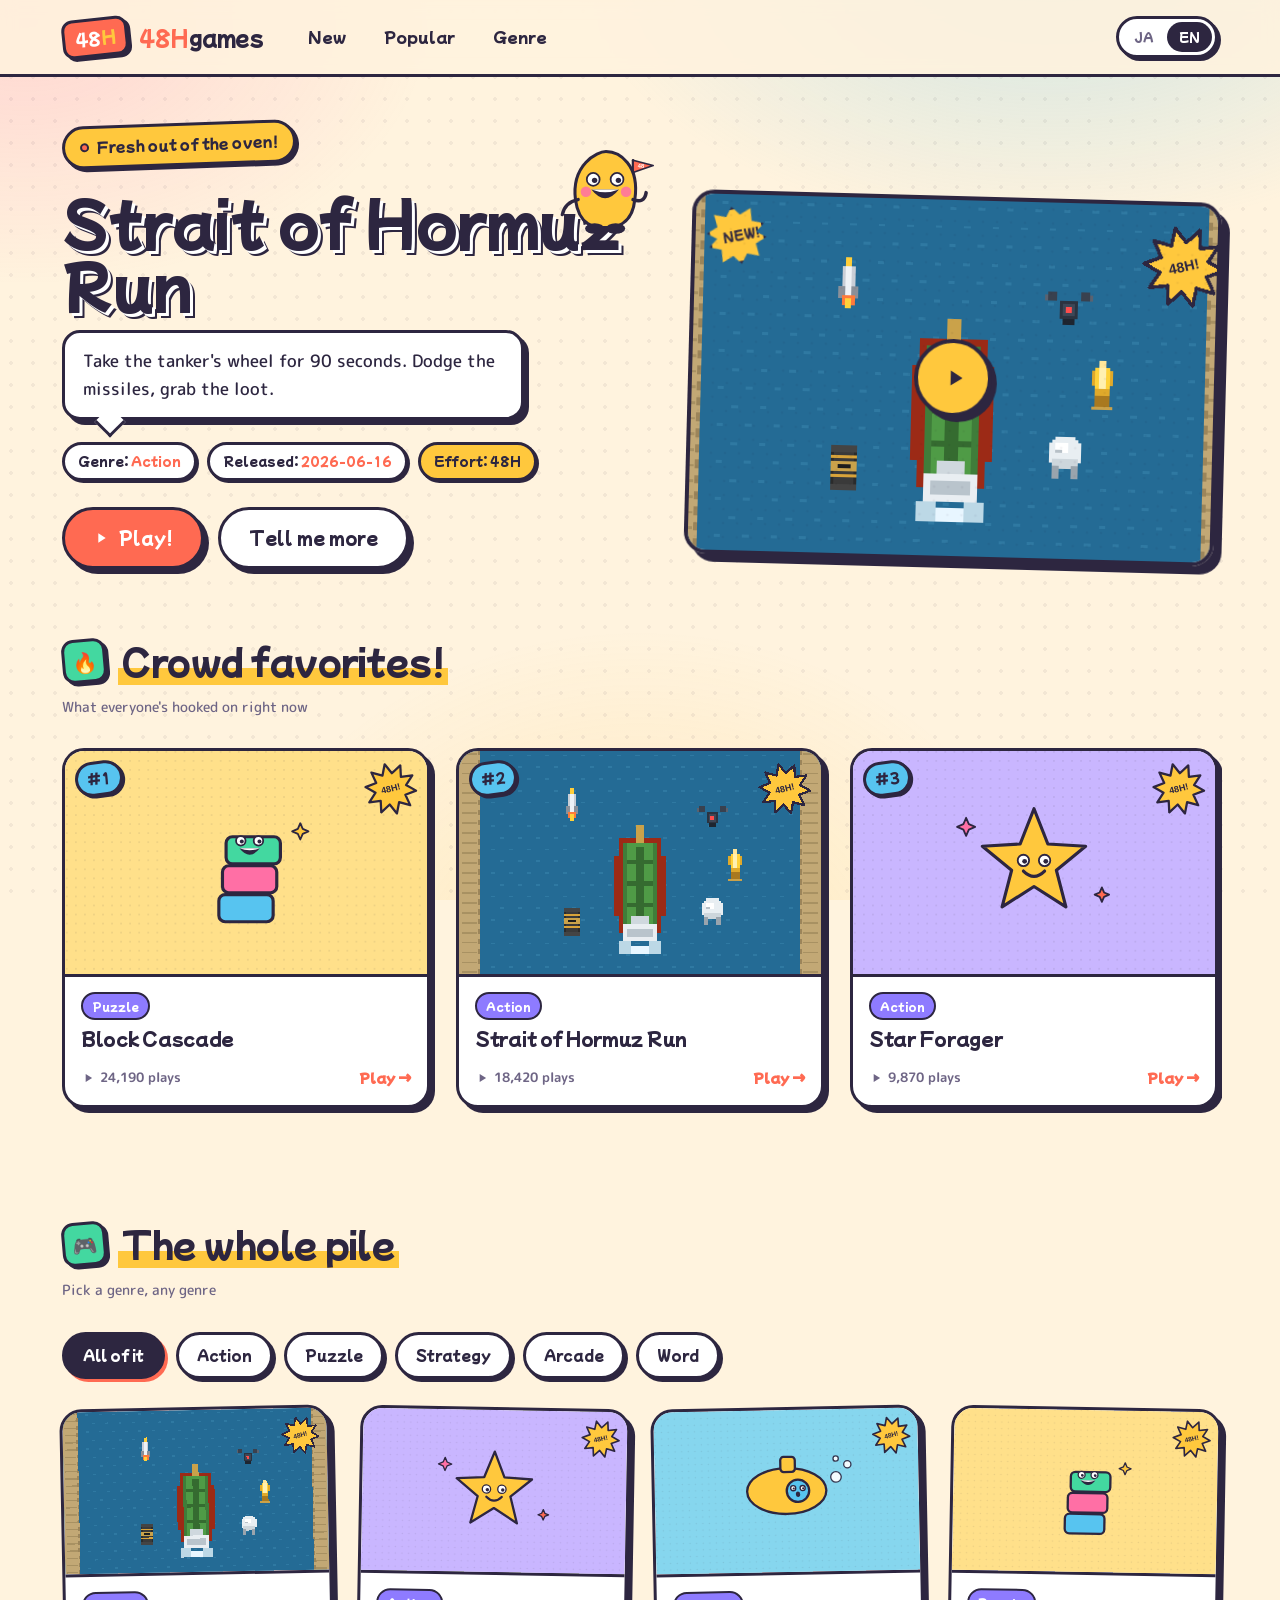
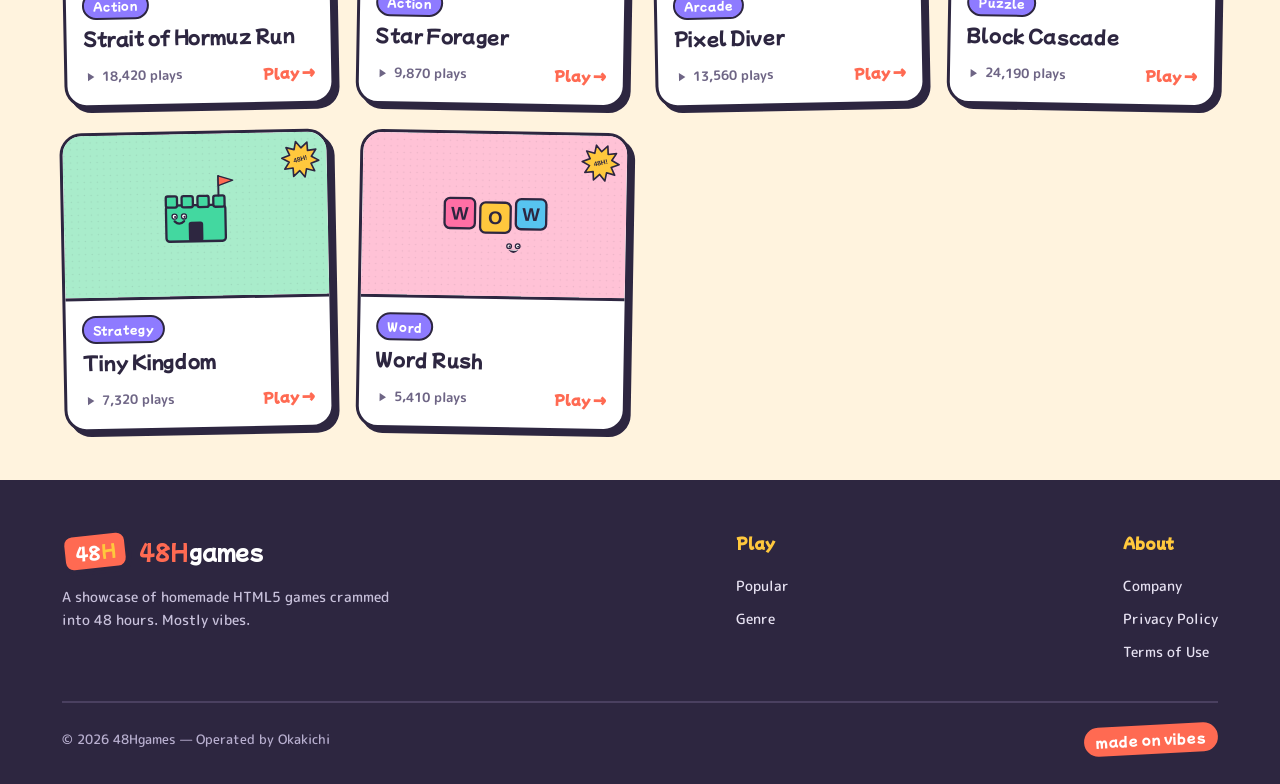
<file: index.html>
<!DOCTYPE html>
<html lang="ja">
<head>
  <meta charset="UTF-8">
  <meta name="viewport" content="width=device-width, initial-scale=1.0">
  <title>48Hgames — HTML5 Game Showcase</title>
  <meta name="description" content="48時間ゲームジャムから生まれた、自作HTML5ゲームのショーケース。ブラウザですぐに遊べます。">
  <link rel="preconnect" href="https://fonts.googleapis.com">
  <link rel="preconnect" href="https://fonts.gstatic.com" crossorigin>
  <link href="https://fonts.googleapis.com/css2?family=Mochiy+Pop+One&family=M+PLUS+Rounded+1c:wght@400;500;700;800&display=swap" rel="stylesheet">
  <link rel="stylesheet" href="assets/css/style.css">
</head>
<body>
  <a class="skip" href="#main">Skip to content</a>

  <header class="site-header">
    <div class="wrap nav">
      <a class="brand" href="index.html">
        <span class="brand-mark">48<span>H</span></span>
        <span class="brand-name"><b>48H</b>games</span>
      </a>
      <nav class="nav-links" aria-label="Main">
        <a href="#all" data-i18n="nav_new">新着</a>
        <a href="#popular" data-i18n="nav_popular">人気</a>
        <a href="#all" data-i18n="nav_genre">ジャンル</a>
      </nav>
      <div class="nav-right">
        <div class="lang-switch" role="group" aria-label="言語設定 / Language">
          <button data-lang-btn="ja">JA</button>
          <button data-lang-btn="en">EN</button>
        </div>
        <button class="nav-toggle" aria-label="Menu" aria-expanded="false">
          <svg viewBox="0 0 24 24" fill="none" stroke-width="2" stroke-linecap="round"><path d="M3 6h18M3 12h18M3 18h18"/></svg>
        </button>
      </div>
    </div>
    <div class="mobile-menu">
      <a href="#all" data-i18n="nav_new">新着</a>
      <a href="#popular" data-i18n="nav_popular">人気</a>
      <a href="#all" data-i18n="nav_genre">ジャンル</a>
      <a href="company.html" data-i18n="nav_company">運営会社</a>
      <a href="privacy.html" data-i18n="nav_privacy">プライバシーポリシー</a>
      <a href="terms.html" data-i18n="nav_terms">利用規約</a>
      <div class="lang-switch" role="group" aria-label="言語設定 / Language">
        <button data-lang-btn="ja">JA</button>
        <button data-lang-btn="en">EN</button>
      </div>
    </div>
  </header>

  <main id="main">
    <!-- HERO (latest release) -->
    <section class="hero" id="hero"></section>

    <!-- POPULAR -->
    <section class="section" id="popular">
      <div class="wrap">
        <div class="section-head">
          <div>
            <h2><span class="idx">🔥</span><span class="txt" data-i18n="sec_popular">人気のタイトル</span></h2>
            <p class="section-sub" data-i18n="sec_popular_sub">いま遊ばれているゲーム</p>
          </div>
        </div>
        <div class="rail" id="popular-rail"></div>
      </div>
    </section>

    <!-- ALL TITLES + GENRE FILTER -->
    <section class="section" id="all">
      <div class="wrap">
        <div class="section-head">
          <div>
            <h2><span class="idx">🎮</span><span class="txt" data-i18n="sec_all">すべてのタイトル</span></h2>
            <p class="section-sub" data-i18n="sec_all_sub">コレクションをまるごと探す</p>
          </div>
        </div>
        <div class="filters" id="filters" role="group" aria-label="Genre filter"></div>
        <div class="card-grid" id="all-grid"></div>
      </div>
    </section>
  </main>

  <footer class="site-footer">
    <div class="wrap">
      <div class="footer-grid">
        <div class="footer-brand">
          <a class="brand" href="index.html">
            <span class="brand-mark">48<span>H</span></span>
            <span class="brand-name"><b>48H</b>games</span>
          </a>
          <p data-i18n="footer_about">48時間ゲームジャムから生まれた、自作HTML5ゲームのショーケース。</p>
        </div>
        <div class="footer-col">
          <h3 data-i18n="foot_explore">さがす</h3>
          <a href="#popular" data-i18n="nav_popular">人気</a>
          <a href="#all" data-i18n="nav_genre">ジャンル</a>
        </div>
        <div class="footer-col">
          <h3 data-i18n="foot_about">サイト情報</h3>
          <a href="company.html" data-i18n="nav_company">運営会社</a>
          <a href="privacy.html" data-i18n="nav_privacy">プライバシーポリシー</a>
          <a href="terms.html" data-i18n="nav_terms">利用規約</a>
        </div>
      </div>
      <div class="footer-bottom">
        <span data-i18n="rights">© 2026 48Hgames — Operated by Okakichi</span>
        <span class="stamp" data-i18n="stamp" aria-hidden="true">勢いで制作中</span>
      </div>
    </div>
  </footer>

  <script src="assets/js/games.js"></script>
  <script src="assets/js/common.js"></script>
  <script src="assets/js/main.js"></script>
</body>
</html>
</file>
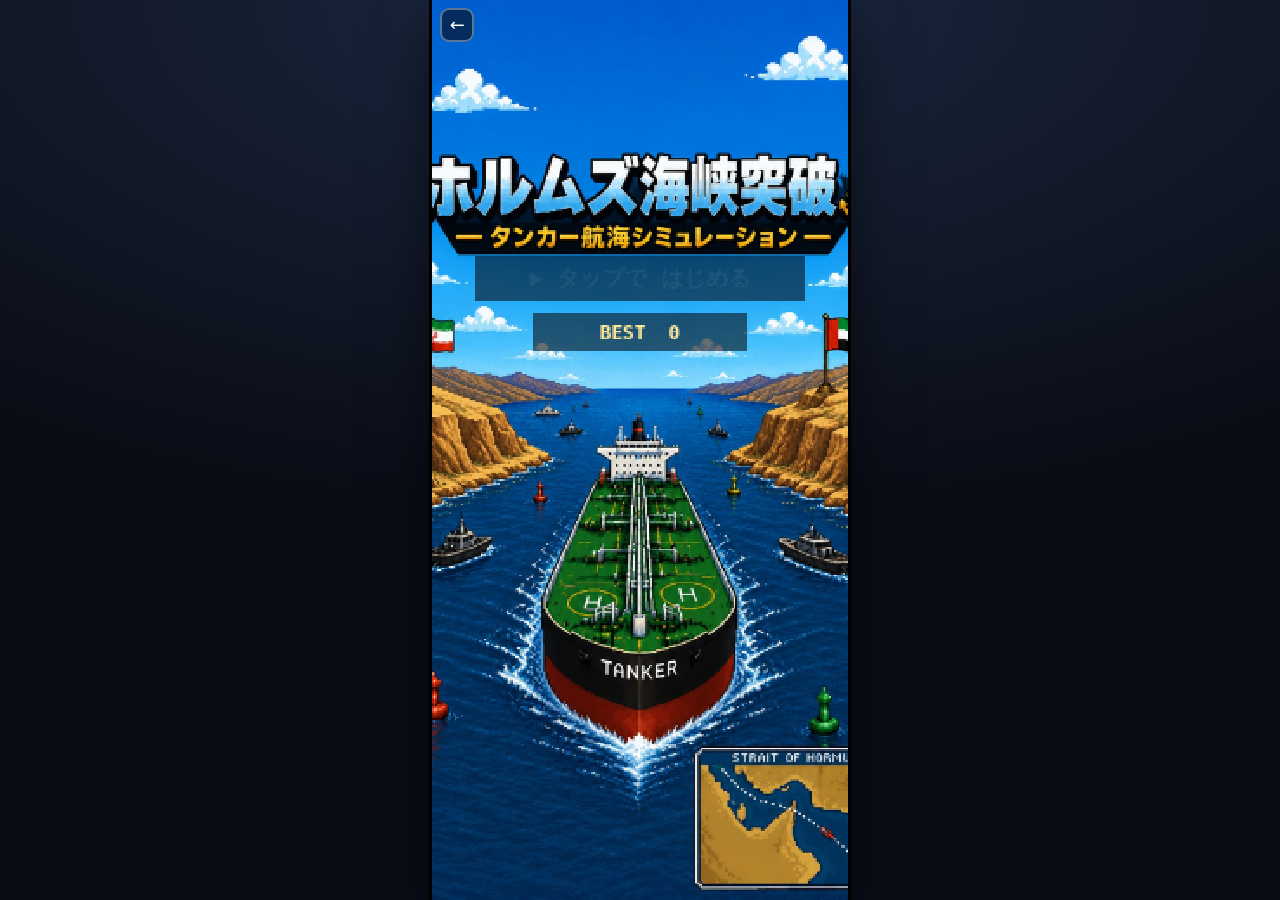
<file: games/hormuz/index.html>
<!DOCTYPE html>
<html lang="ja">
<head>
<meta charset="UTF-8">
<meta name="viewport" content="width=device-width, initial-scale=1.0, maximum-scale=1.0, user-scalable=no, viewport-fit=cover">
<title>ホルムズ海峡突破 — 48Hgames</title>
<style>
  :root { --ink:#10131c; }
  * { margin:0; padding:0; box-sizing:border-box; }
  html,body { height:100%; background:#0a0d16; overflow:hidden; }
  body {
    display:grid; place-items:center;
    font-family:"M PLUS Rounded 1c", system-ui, sans-serif;
    -webkit-tap-highlight-color:transparent;
    background:
      radial-gradient(120% 80% at 50% 0%, #1b2740, #0a0d16 70%);
  }
  #stage {
    position:relative;
    aspect-ratio:9 / 19.5;
    height:100dvh; max-height:100dvh;
    width:auto; max-width:100vw;
    box-shadow:0 0 0 3px #000, 0 18px 60px -10px rgba(0,0,0,.8);
  }
  canvas {
    display:block; width:100%; height:100%;
    image-rendering:pixelated; image-rendering:crisp-edges;
    touch-action:none;
  }
  /* back-to-site button */
  #back {
    position:absolute; left:8px; top:8px; z-index:5;
    width:34px; height:34px; border-radius:9px;
    background:rgba(8,11,18,.6); border:2px solid rgba(255,255,255,.35);
    color:#fff; font-size:18px; line-height:30px; text-align:center;
    text-decoration:none; backdrop-filter:blur(3px);
  }
  #back:active { transform:scale(.94); }
  /* X(Twitter) share button — shown only on the win result screen */
  #xshare {
    position:absolute; left:50%; top:70%; transform:translateX(-50%);
    z-index:5; display:none; align-items:center; gap:7px;
    padding:9px 18px; border-radius:11px;
    background:#000; color:#fff; border:2px solid rgba(255,255,255,.55);
    font-family:inherit; font-weight:800; font-size:14px; line-height:1;
    cursor:pointer; white-space:nowrap; box-shadow:0 4px 14px -4px rgba(0,0,0,.7);
  }
  #xshare svg { width:15px; height:15px; fill:currentColor; }
  #xshare:active { transform:translateX(-50%) scale(.95); }
  #xshare.show { display:inline-flex; }
</style>
</head>
<body>
  <div id="stage">
    <a id="back" href="../../index.html" aria-label="サイトに戻る">←</a>
    <button id="xshare" aria-label="結果をXに投稿">
      <svg viewBox="0 0 24 24" aria-hidden="true"><path d="M18.9 2H22l-7.2 8.2L23 22h-6.8l-5-6.6L5.4 22H2.3l7.7-8.8L1.7 2h6.9l4.6 6.1L18.9 2Zm-1.2 18h1.7L7.1 3.8H5.3L17.7 20Z"/></svg>
      結果をXに投稿
    </button>
    <canvas id="c"></canvas>
  </div>
<script>
(() => {
"use strict";
const VW = 240, VH = 520;          // logical resolution (≈ 9:19.5)
const LAND = 18;                    // land strip width each side
const SEA_L = LAND, SEA_R = VW - LAND;
const cv = document.getElementById("c");
const ctx = cv.getContext("2d");
cv.width = VW; cv.height = VH;
ctx.imageSmoothingEnabled = true;

/* player tanker artwork (uploaded) */
const tankerImg = new Image();
let tankerReady = false;
tankerImg.onload = () => { tankerReady = true; };
tankerImg.src = "tanker.png";
function drawImg(img,cx,cy,h){
  const w = h*img.width/img.height;
  ctx.drawImage(img, Math.round(cx-w/2), Math.round(cy-h/2), Math.max(1,Math.round(w)), Math.max(1,Math.round(h)));
}
function drawImgRot(img,cx,cy,h,ang){
  const w = h*img.width/img.height;
  ctx.save(); ctx.translate(cx,cy); ctx.rotate(ang);
  ctx.drawImage(img, Math.round(-w/2), Math.round(-h/2), Math.max(1,Math.round(w)), Math.max(1,Math.round(h)));
  ctx.restore();
}
/* hazard artwork (uploaded). source sprites point UP = forward. */
const HZ_IMG = {}; const HZ_READY = {};
for(const n of ["missile","torpedo","drone","rock","nuke","warship"]){
  const im=new Image(); HZ_READY[n]=false;
  im.onload=(k=>()=>{ HZ_READY[k]=true; })(n);
  im.src=n+".png"; HZ_IMG[n]=im;
}
const HZ_H = { missile:30, torpedo:30, drone:23, rock:20, nuke:66, warship:46 }; // draw heights

/* item artwork (uploaded) */
const IT_IMG = {}; const IT_READY = {};
for(const n of ["gold","speed","sludge","decoy","oil","lng"]){
  const im=new Image(); IT_READY[n]=false;
  im.onload=(k=>()=>{ IT_READY[k]=true; })(n);
  im.src=n+".png"; IT_IMG[n]=im;
}
const IT_H = { gold:24, speed:19, sludge:19, decoy:26, oil:29, lng:32 };

/* title screen artwork (uploaded) */
const titleImg = new Image(); let titleReady=false;
titleImg.onload=()=>{ titleReady=true; };
titleImg.src="title.png";
function drawCover(img){
  const s=Math.max(VW/img.width, VH/img.height);
  const w=img.width*s, h=img.height*s;
  ctx.drawImage(img, Math.round((VW-w)/2), Math.round((VH-h)/2), Math.round(w), Math.round(h));
}

/* result screen + rank badges (uploaded) */
const resultImg = new Image(); let resultReady=false;
resultImg.onload=()=>{ resultReady=true; };
resultImg.src="result.png";
const RANK_IMG = {}; const RANK_READY = {};
for(const n of ["legend","epic","great","good","normal"]){
  const im=new Image(); RANK_READY[n]=false;
  im.onload=(k=>()=>{ RANK_READY[k]=true; })(n);
  im.src="rank_"+n+".png"; RANK_IMG[n]=im;
}
// box rects as fractions of the result image (top-right: score box, then rank box)
const BOX_SCORE = { x:0.770, y:0.030, w:0.215, h:0.162 };
const BOX_RANK  = { x:0.770, y:0.218, w:0.215, h:0.158 };
function rankFor(s){ return s>=2000?"legend": s>=1000?"epic": s>=600?"great": s>=300?"good":"normal"; }
function drawFitText(s, box, color){
  ctx.textAlign="center"; ctx.textBaseline="middle";
  let size=Math.min(box.h*0.74, 34);
  for(; size>=8; size--){
    ctx.font="bold "+size+"px 'M PLUS Rounded 1c', monospace";
    if(ctx.measureText(s).width <= box.w*0.86) break;
  }
  ctx.fillStyle=color||"#ffe36e";
  ctx.fillText(s, box.x+box.w/2, box.y+box.h/2+1);
  ctx.textBaseline="alphabetic";
}
function drawContain(img, box, f){
  f=f||0.9; const s=Math.min(box.w*f/img.width, box.h*f/img.height);
  const w=img.width*s, h=img.height*s;
  ctx.drawImage(img, box.x+(box.w-w)/2, box.y+(box.h-h)/2, w, h);
}

/* ---------- palette helpers ---------- */
function R(x,y,w,h,c){ ctx.fillStyle=c; ctx.fillRect(x|0,y|0,w|0,h|0); }
function txt(s,x,y,c,size,align){ ctx.fillStyle=c; ctx.font="bold "+(size||9)+"px 'M PLUS Rounded 1c', monospace";
  ctx.textAlign=align||"left"; ctx.textBaseline="alphabetic"; ctx.fillText(s,x,y); }

/* ---------- sprites (drawn from rect lists, origin = center) ---------- */
// each sprite: {w,h, parts:[[x,y,w,h,color]...]} in local coords with (0,0)=top-left of bbox
const SP = {
  tanker: { w:18, h:30, parts:[
    // wake
    [4,28,3,3,"#bcd8e6"],[11,28,3,3,"#bcd8e6"],[7,29,4,2,"#e8f6ff"],
    // hull outline (red)
    [5,2,8,3,"#7a1f12"],
    [4,4,10,22,"#9c2a16"],[3,8,12,14,"#9c2a16"],
    [4,4,10,22,"#9c2a16"],
    // deck (green)
    [5,5,8,20,"#3f7d3a"],[6,5,6,20,"#4f9b46"],
    // deck center line + pipes
    [8,6,2,18,"#356b30"],
    [6,9,6,1,"#356b30"],[6,14,6,1,"#356b30"],[6,19,6,1,"#356b30"],
    // bow tip
    [8,1,2,4,"#caa24a"],
    // bridge (white) near stern
    [5,24,8,4,"#e9eef2"],[6,25,6,2,"#b9c4cc"],
    [7,22,4,2,"#cfd8de"],
  ]},
  life: { w:9, h:13, parts:[
    [3,12,3,1,"#e8f6ff"],
    [2,1,5,11,"#9c2a16"],[3,2,3,9,"#4f9b46"],[4,2,1,9,"#356b30"],
    [2,9,5,3,"#e9eef2"],
  ]},
  missile: { w:8, h:14, parts:[
    [3,0,2,4,"#ffce3a"],          // tip
    [2,3,4,9,"#c9ced6"],[3,3,2,9,"#eef2f6"],
    [1,9,2,4,"#8a9099"],[5,9,2,4,"#8a9099"], // fins
    [2,12,4,3,"#ff7a3a"],[3,13,2,3,"#ffd23a"], // flame
  ]},
  drone: { w:16, h:12, parts:[
    [0,1,4,2,"#5a6270"],[12,1,4,2,"#5a6270"],     // arms
    [1,0,3,3,"#39414f"],[12,0,3,3,"#39414f"],     // rotors
    [5,3,6,6,"#2b3340"],[6,4,4,4,"#3c4757"],      // body
    [7,5,2,2,"#ff4d4d"],                           // red light
    [6,9,4,2,"#1e2530"],
  ]},
  torpedo: { w:8, h:16, parts:[
    [2,0,4,3,"#39414f"],[3,0,2,3,"#5a6270"],       // nose
    [2,2,4,11,"#4a5360"],[3,2,2,11,"#5f6a78"],     // body
    [3,5,2,1,"#2b3340"],[3,8,2,1,"#2b3340"],
    [1,12,2,3,"#39414f"],[5,12,2,3,"#39414f"],     // fins
    [3,14,2,3,"#9fd6e6"],                           // bubbles
  ]},
  rock: { w:16, h:13, parts:[
    [3,2,10,9,"#6b5a44"],[2,4,12,6,"#6b5a44"],
    [4,1,8,3,"#8a755a"],[5,2,6,4,"#9c8868"],
    [3,9,10,3,"#574631"],
    [6,4,3,2,"#b6a585"],
  ]},
  oil: { w:12, h:14, parts:[                        // oil drum (石油)
    [2,1,8,12,"#2b2b2b"],[3,1,6,12,"#3a3a3a"],
    [2,3,8,1,"#d8a33a"],[2,9,8,1,"#d8a33a"],        // bands
    [2,5,8,3,"#caa24a"],[4,6,4,1,"#1d1d1d"],        // label
    [2,0,8,2,"#444"],[2,12,8,2,"#444"],
  ]},
  lng: { w:14, h:14, parts:[                         // spherical LNG tank
    [3,1,8,8,"#e8eef2"],[2,2,10,6,"#e8eef2"],[4,0,6,10,"#e8eef2"],
    [4,2,4,3,"#ffffff"],                             // highlight
    [3,7,8,3,"#cdd6dc"],
    [3,9,2,4,"#9aa4ad"],[9,9,2,4,"#9aa4ad"],         // legs
    [4,4,2,1,"#b7c0c7"],
  ]},
  gold: { w:12, h:16, parts:[                         // golden statue (rare)
    [4,12,4,4,"#a9791f"],[3,15,6,1,"#caa24a"],        // pedestal
    [5,2,2,2,"#ffe79a"],                              // head
    [4,4,4,6,"#ffd23a"],[5,4,2,6,"#fff0b0"],          // body
    [3,5,1,4,"#e0a92a"],[8,5,1,4,"#e0a92a"],          // arms
    [4,10,4,2,"#e0a92a"],
  ]},
  speed: { w:14, h:15, parts:[                         // checkered flag (turbo)
    [2,0,2,15,"#c9ced6"],                             // pole
    [4,1,3,3,"#111"],[10,1,3,3,"#111"],[7,1,3,3,"#fff"],[4,4,3,3,"#fff"],
    [7,4,3,3,"#111"],[10,4,3,3,"#fff"],[4,7,3,3,"#111"],[7,7,3,3,"#fff"],[10,7,3,3,"#111"],
    [4,1,9,9,"#000"], // (covered by checks above where set)
  ]},
  decoy: { w:12, h:16, parts:[                          // fake/decoy statue (penalty)
    [4,12,4,4,"#3f4a3a"],[3,15,6,1,"#5b6b52"],
    [5,2,2,2,"#8f9a86"],
    [4,4,4,6,"#6f7d66"],[5,4,2,6,"#88977c"],
    [3,5,1,4,"#5b6b52"],[8,5,1,4,"#5b6b52"],
    [4,10,4,2,"#566450"],
    [5,6,1,1,"#caa24a"],[7,8,1,1,"#caa24a"],            // hint of fake gold
  ]},
  sludge: { w:16, h:11, parts:[                          // oil slick / sludge (penalty)
    [3,3,10,6,"#241f12"],[2,5,12,4,"#2e2716"],
    [4,2,8,3,"#3a3220"],
    [5,4,3,2,"#5a4d2a"],[9,5,2,2,"#5a4d2a"],
    [2,8,12,2,"#1a160c"],
  ]},
};
function drawSprite(name,cx,cy,flash){
  const s=SP[name]; if(!s) return;
  const ox = (cx - s.w/2)|0, oy = (cy - s.h/2)|0;
  for(const p of s.parts){ R(ox+p[0], oy+p[1], p[2], p[3], flash?"#ffffff":p[4]); }
  return s;
}

/* ---------- world / water background ---------- */
let scroll = 0;
function drawBackground(dt){
  scroll = (scroll + 42*dt) % 16;
  // sea
  R(0,0,VW,VH,"#1f5e86");
  R(0,0,VW,VH,"#246b95");
  // moving water dashes
  ctx.globalAlpha=.5;
  for(let y=-16+scroll; y<VH; y+=16){
    for(let x=SEA_L+6; x<SEA_R-4; x+=22){
      const xx = x + ((Math.floor((y)/16))%2)*11;
      R(xx, y+5, 5, 2, "#3a85ad");
    }
  }
  ctx.globalAlpha=1;
  // land strips (sandy cliffs) left & right
  drawLand(0, LAND);
  drawLand(SEA_R, LAND);
}
function drawLand(x0,w){
  R(x0,0,w,VH,"#b59b6a");
  R(x0,0,w,VH,"#c2a875");
  // jagged inner edge + rocks (scrolling)
  for(let y=-16+scroll; y<VH; y+=16){
    const edge = (x0===0) ? x0+w : x0;
    const dir = (x0===0)? -1 : 1;
    R(edge-(dir>0?0:3), y, 3, 8, "#9c855a");
    R(x0+ (x0===0?2:2), y+4, w-4, 3, "#a89162");
    R(x0+(x0===0? w-4:2), y+9, 2, 4, "#8a744d");
  }
}

/* ---------- input ---------- */
const keys={};
addEventListener("keydown",e=>{ keys[e.key.toLowerCase()]=true;
  if([" ","arrowup","arrowdown","arrowleft","arrowright"].includes(e.key.toLowerCase())) e.preventDefault();
  if(state!=="play") tryStartFromInput();
});
addEventListener("keyup",e=>{ keys[e.key.toLowerCase()]=false; });

let touchActive=false, tOrigin={x:0,y:0}, tDir={x:0,y:0};
function canvasPoint(ev){
  const r=cv.getBoundingClientRect(); const t=ev.touches?ev.touches[0]:ev;
  return { x:(t.clientX-r.left)/r.width*VW, y:(t.clientY-r.top)/r.height*VH };
}
cv.addEventListener("touchstart",e=>{ e.preventDefault();
  if(state!=="play"){ tryStartFromInput(); return; }
  touchActive=true; tOrigin=canvasPoint(e); tDir={x:0,y:0};
},{passive:false});
cv.addEventListener("touchmove",e=>{ e.preventDefault(); if(!touchActive) return;
  const p=canvasPoint(e); const dx=p.x-tOrigin.x, dy=p.y-tOrigin.y;
  const m=Math.hypot(dx,dy); const dead=4;
  if(m>dead){ tDir={x:dx/m, y:dy/m}; } else { tDir={x:0,y:0}; }
},{passive:false});
function endTouch(e){ if(e) e.preventDefault(); touchActive=false; tDir={x:0,y:0}; }
cv.addEventListener("touchend",endTouch,{passive:false});
cv.addEventListener("touchcancel",endTouch,{passive:false});
// mouse fallback (desktop)
let mouseDown=false;
cv.addEventListener("mousedown",e=>{ if(state!=="play"){ tryStartFromInput(); return;} mouseDown=true; tOrigin=canvasPoint(e); tDir={x:0,y:0}; });
cv.addEventListener("mousemove",e=>{ if(!mouseDown) return; const p=canvasPoint(e); const dx=p.x-tOrigin.x,dy=p.y-tOrigin.y; const m=Math.hypot(dx,dy); tDir = m>4?{x:dx/m,y:dy/m}:{x:0,y:0}; });
addEventListener("mouseup",()=>{ mouseDown=false; tDir={x:0,y:0}; });

function inputVector(){
  let x=0,y=0;
  if(keys["arrowleft"]||keys["a"]) x-=1;
  if(keys["arrowright"]||keys["d"]) x+=1;
  if(keys["arrowup"]||keys["w"]) y-=1;
  if(keys["arrowdown"]||keys["s"]) y+=1;
  if(x||y){ const m=Math.hypot(x,y); return {x:x/m,y:y/m}; }
  if((touchActive||mouseDown) && (tDir.x||tDir.y)) return tDir;
  return {x:0,y:0};
}

/* ---------- game state ---------- */
let state="title";        // title | play | over | win
const DURATION=90;
let player, hazards, items, parts, elapsed, score, lives, invT, fastT, slowT, hitFlash;
let spawn={hz:0,pt:0,pen:0};
let best = +(localStorage.getItem("hormuz-best")||0);

function reset(){
  player={x:VW/2,y:VH-100,r:7,base:128};
  hazards=[]; items=[]; parts=[];
  elapsed=0; score=0; lives=3; invT=0; fastT=0; slowT=0; hitFlash=0;
  spawn={hz:1.2,pt:2.0,pen:5};
}
function tryStartFromInput(){
  if(state==="title"||state==="over"||state==="win"){ reset(); state="play"; }
}

/* ---------- phases & spawning ---------- */
function phase(){ return elapsed<30?"early": elapsed<60?"mid":"late"; }
function rand(a,b){ return a+Math.random()*(b-a); }
function pick(arr){ // arr of [item,weight]
  let t=0; for(const a of arr)t+=a[1]; let r=Math.random()*t;
  for(const a of arr){ r-=a[1]; if(r<=0) return a[0]; } return arr[0][0];
}
function spawnHazard(p){
  let pool;
  if(p==="early") pool=[["missile",35],["drone",25],["torpedo",20],["rock",20]];
  else if(p==="mid") pool=[["missile",30],["drone",22],["torpedo",18],["rock",16],["warship",14]];
  else pool=[["missile",22],["drone",17],["torpedo",16],["rock",13],["warship",16],["nuke",16]];
  const type=pick(pool);
  const x=rand(SEA_L+10,SEA_R-10);
  const h={type,x,y:-12,vx:0,vy:0,r:7,life:1,dmg:1};
  if(type==="missile"){ h.vy=190; h.r=6; }
  else if(type==="drone"){ h.vy=108; h.r=8; }
  else if(type==="torpedo"){ h.spd=86; h.vy=86; h.vx=0; h.r=7; h.home=6; }
  else if(type==="rock"){ h.vy=42; h.r=8; }
  else if(type==="nuke"){ h.vy=190; h.r=12; h.dmg=3; }     // missileと同速・追尾なし、接触ダメージ3、サイズ2倍
  else if(type==="warship"){ h.vy=69; h.r=12; h.y=-28; }    // 速度=魚雷の80%, 追尾なし
  hazards.push(h);
}
function spawnPoint(){
  const p=phase();
  let type;
  if(p==="early") type=pick([["oil",60],["lng",40]]);
  else if(p==="mid") type=pick([["oil",45],["lng",35],["gold",20]]);
  else type=pick([["oil",35],["lng",30],["gold",20],["speed",15]]);
  items.push({kind:"point",type,x:rand(SEA_L+10,SEA_R-10),y:-12,vy:42,r:8,sway:rand(0,6.28)});
}
function spawnPenalty(){
  const type=pick([["decoy",50],["sludge",50]]);
  items.push({kind:"penalty",type,x:rand(SEA_L+10,SEA_R-10),y:-12,vy:42,r:8,sway:rand(0,6.28)});
}

/* ---------- particles ---------- */
function burst(x,y,color,n){ for(let i=0;i<(n||8);i++){ const a=Math.random()*6.28, s=rand(20,90);
  parts.push({x,y,vx:Math.cos(a)*s,vy:Math.sin(a)*s,life:rand(.25,.5),c:color}); } }

/* ---------- update ---------- */
function update(dt){
  elapsed+=dt;
  if(elapsed>=DURATION){ win(); return; }
  if(invT>0) invT-=dt;
  if(fastT>0) fastT-=dt;
  if(slowT>0) slowT-=dt;
  if(hitFlash>0) hitFlash-=dt;

  // player
  const mult=(fastT>0?1.3:1)*(slowT>0?0.8:1);
  const v=inputVector();
  player.x+=v.x*player.base*mult*dt;
  player.y+=v.y*player.base*mult*dt;
  player.x=Math.max(SEA_L+player.r, Math.min(SEA_R-player.r, player.x));
  player.y=Math.max(46+player.r, Math.min(VH-player.r-4, player.y));

  // spawn timers by phase
  const p=phase();
  const hzEvery = p==="early"?3 : p==="mid"?2 : 3;   // late: 3秒ごとに2個
  const ptEvery = p==="early"?5 : p==="mid"?5 : 3;
  spawn.hz-=dt;
  if(spawn.hz<=0){
    spawnHazard(p);
    if(p==="late") spawnHazard(p);                    // 終盤は3秒に2個
    spawn.hz=hzEvery*rand(.8,1.2);
  }
  spawn.pt-=dt; if(spawn.pt<=0){ spawnPoint(); spawn.pt=ptEvery*rand(.8,1.2); }
  // 減点アイテム(機雷・黒のスクリュー)は廃止

  // hazards
  for(const h of hazards){
    if(h.type==="drone"){ const dir=Math.sign(player.x-h.x); h.vx += dir*120*dt; h.vx=Math.max(-70,Math.min(70,h.vx)); }
    else if(h.type==="torpedo"){
      if(h.home>0){
        h.home-=dt;
        const ang=Math.atan2(player.y-h.y, player.x-h.x);
        const cur=Math.atan2(h.vy,h.vx||0.0001);
        let d=ang-cur; while(d>Math.PI)d-=6.283; while(d<-Math.PI)d+=6.283;
        const turn=Math.max(-2.6*dt, Math.min(2.6*dt, d)); const na=cur+turn;
        h.vx=Math.cos(na)*h.spd; h.vy=Math.sin(na)*h.spd;
      }
      // home<=0: keep current velocity (go straight)
    }
    h.x+=h.vx*dt; h.y+=h.vy*dt;
    // collision with player
    if(dist2(h,player) < (h.r+player.r)*(h.r+player.r)){
      if(invT>0){
        if(h.type==="nuke"){ score+=500; burst(h.x,h.y,"#ffd23a",22); }
        else burst(h.x,h.y,"#ffe79a",10);
        h.life=0;
      } else {
        h.life=0; hit(h.dmg||1); burst(h.x,h.y, h.type==="nuke"?"#ffd23a":"#ff7a3a", h.type==="nuke"?20:12);
      }
    }
    if(h.y>VH+18 || h.x<-18 || h.x>VW+18) h.life=0;
  }
  // 魚雷が軍艦に当たると軍艦を破壊（+150）。魚雷も消滅。
  for(const w of hazards){
    if(w.type!=="warship" || !w.life) continue;
    for(const t of hazards){
      if(t.type!=="torpedo" || !t.life) continue;
      if(dist2(w,t) < (w.r+t.r)*(w.r+t.r)){
        w.life=0; t.life=0; score+=150; burst(w.x,w.y,"#ffd23a",18); break;
      }
    }
  }
  hazards=hazards.filter(h=>h.life);

  // items
  for(const it of items){
    it.sway+=dt*2; it.x+=Math.sin(it.sway)*8*dt; it.y+=it.vy*dt;
    if(dist2(it,player) < (it.r+player.r)*(it.r+player.r)){
      it.dead=1; collect(it);
    }
    if(it.y>VH+16) it.dead=1;
  }
  items=items.filter(it=>!it.dead);

  // particles
  for(const pa of parts){ pa.x+=pa.vx*dt; pa.y+=pa.vy*dt; pa.vy+=140*dt; pa.life-=dt; }
  parts=parts.filter(pa=>pa.life>0);
}
function dist2(a,b){ const dx=a.x-b.x,dy=a.y-b.y; return dx*dx+dy*dy; }
function hit(dmg){
  if(invT>0) return;
  lives-=(dmg||1); invT=1.2; hitFlash=.35;
  if(lives<=0){ lives=0; gameOver(); }
}
function collect(it){
  if(it.kind==="point"){
    if(it.type==="oil"){ score+=10; burst(it.x,it.y,"#caa24a",8); }
    else if(it.type==="lng"){ score+=20; burst(it.x,it.y,"#e8eef2",8); }
    else if(it.type==="gold"){ score+=50; invT=Math.max(invT,5); burst(it.x,it.y,"#ffd23a",16); }
    else if(it.type==="speed"){ score+=30; fastT=10; burst(it.x,it.y,"#ffffff",12); }
  } else {
    if(it.type==="decoy"){ score=Math.max(0,score-30); burst(it.x,it.y,"#6f7d66",10); }
    else if(it.type==="sludge"){ score=Math.max(0,score-10); slowT=6; burst(it.x,it.y,"#3a3220",10); }
  }
}
function gameOver(){ state="over"; if(score>best){ best=score; localStorage.setItem("hormuz-best",best);} }
function win(){ state="win"; elapsed=DURATION; if(score>best){ best=score; localStorage.setItem("hormuz-best",best);} shareFile=null; makeShareFile().then(f=>{shareFile=f;}).catch(()=>{shareFile=null;}); }

/* ---------- draw ---------- */
function drawHUD(){
  // lives (tanker icons), offset right of back button
  for(let i=0;i<lives;i++){ if(tankerReady) drawImg(tankerImg, 46+i*12, 17, 17); else drawSprite("life", 46+i*13, 16); }
  // score
  txt("SCORE", VW-6, 13, "rgba(255,255,255,.8)", 8, "right");
  txt(String(score), VW-6, 26, "#ffe79a", 13, "right");
  // timer (remaining)
  const rem=Math.max(0,Math.ceil(DURATION-elapsed));
  txt("TIME", VW/2, 13, "rgba(255,255,255,.8)", 8, "center");
  txt(rem+"s", VW/2, 26, rem<=10?"#ff6a52":"#fff", 13, "center");
  // buff indicators
  let bx=46;
  if(invT>0){ R(bx,24,40,9,"#caa24a"); txt("無敵 "+invT.toFixed(0), bx+3,31,"#1d1d1d",7); bx+=44; }
  if(fastT>0){ R(bx,24,40,9,"#3aa0ff"); txt("加速 "+fastT.toFixed(0), bx+3,31,"#fff",7); bx+=44; }
  if(slowT>0){ R(bx,24,40,9,"#7a6a3a"); txt("減速 "+slowT.toFixed(0), bx+3,31,"#fff",7); }
}
function drawPlayer(){
  const blink = invT>0 && hitFlash>0 && Math.floor(elapsed*20)%2===0;
  if(invT>0 && hitFlash<=0 && Math.floor(elapsed*16)%2===0){
    ctx.strokeStyle="#ffe79a"; ctx.lineWidth=1; ctx.beginPath(); ctx.ellipse(player.x,player.y,11,22,0,0,6.283); ctx.stroke();
  }
  if(!blink){
    if(tankerReady) drawImg(tankerImg, player.x, player.y, 42);
    else drawSprite("tanker", player.x, player.y);
  }
}
function drawEntities(){
  for(const it of items){
    if(IT_READY[it.type]) drawImg(IT_IMG[it.type], it.x, it.y, IT_H[it.type]);
    else drawSprite(it.type, it.x, it.y);
  }
  for(const h of hazards){
    if(h.type==="rock"){
      if(HZ_READY.rock) drawImg(HZ_IMG.rock, h.x, h.y, HZ_H.rock); else drawSprite("rock", h.x, h.y);
    } else if(HZ_READY[h.type]){
      const ang=Math.atan2(h.vy, h.vx)+Math.PI/2;   // sprite up = forward
      drawImgRot(HZ_IMG[h.type], h.x, h.y, HZ_H[h.type], ang);
    } else {
      drawSprite(h.type, h.x, h.y);
    }
  }
  for(const pa of parts){ ctx.globalAlpha=Math.max(0,pa.life*2.2); R(pa.x,pa.y,2,2,pa.c); }
  ctx.globalAlpha=1;
}

function panel(x,y,w,h){ R(x-2,y-2,w+4,h+4,"#000"); R(x,y,w,h,"rgba(10,16,28,.92)");
  ctx.strokeStyle="rgba(255,255,255,.25)"; ctx.lineWidth=1; ctx.strokeRect(x+.5,y+.5,w-1,h-1); }

function drawTitle(){
  if(titleReady){ drawCover(titleImg); }
  else {
    drawBackgroundStatic();
    if(tankerReady) drawImg(tankerImg, VW/2, VH*0.44, 130); else drawSprite("tanker", VW/2, VH*0.46);
    panel(20,70,VW-40,70);
    txt("ホルムズ海峡", VW/2, 98, "#ffd23a", 20, "center");
    txt("突 破", VW/2, 124, "#fff", 18, "center");
  }
  // start prompt + best (overlaid on the title art, in an open area)
  const a=0.5+0.5*Math.sin(performance.now()/300);
  R(VW/2-95, VH*0.31-13, 190, 26, "rgba(10,16,28,.6)");
  ctx.globalAlpha=a; txt("▶ タップで はじめる", VW/2, VH*0.31+4, "#fff", 13, "center"); ctx.globalAlpha=1;
  R(VW/2-62, VH*0.37-11, 124, 22, "rgba(10,16,28,.6)");
  txt("BEST  "+best, VW/2, VH*0.37+4, "#ffe79a", 11, "center");
}
function drawBackgroundStatic(){
  R(0,0,VW,VH,"#246b95");
  ctx.globalAlpha=.5;
  for(let y=0;y<VH;y+=16) for(let x=SEA_L+6;x<SEA_R-4;x+=22){ const xx=x+((y/16)%2)*11; R(xx,y+5,5,2,"#3a85ad"); }
  ctx.globalAlpha=1; drawLand(0,LAND); drawLand(SEA_R,LAND);
}
function drawEnd(winFlag){
  panel(24,150,VW-48,210);
  txt(winFlag?"航海 成功！":"GAME OVER", VW/2, 188, winFlag?"#ffd23a":"#ff6a52", 18, "center");
  txt(winFlag?"ホルムズ海峡を突破した！":"タンカー 沈没…", VW/2, 210, "#fff", 10, "center");
  txt("SCORE", VW/2, 244, "rgba(255,255,255,.8)", 10, "center");
  txt(String(score), VW/2, 270, "#ffe79a", 26, "center");
  txt("BEST  "+best + (score>=best?"  ★NEW":""), VW/2, 292, "#fff", 10, "center");
  const a=0.5+0.5*Math.sin(performance.now()/300); ctx.globalAlpha=a;
  txt("▶ タップで もう一度", VW/2, 330, "#fff", 12, "center"); ctx.globalAlpha=1;
  txt("← 左上から サイトに戻れます", VW/2, 350, "rgba(255,255,255,.7)", 8, "center");
}

function drawWin(){
  // background gradient (fills area around the square result art)
  const g=ctx.createLinearGradient(0,0,0,VH);
  g.addColorStop(0,"#103a66"); g.addColorStop(1,"#06182e");
  ctx.fillStyle=g; ctx.fillRect(0,0,VW,VH);
  if(resultReady){
    const s=VW/resultImg.width, dw=VW, dh=resultImg.height*s, dx=0, dy=0;
    ctx.drawImage(resultImg, dx,dy,dw,dh);
    const b1={ x:dx+BOX_SCORE.x*dw, y:dy+BOX_SCORE.y*dh, w:BOX_SCORE.w*dw, h:BOX_SCORE.h*dh };
    const b2={ x:dx+BOX_RANK.x*dw,  y:dy+BOX_RANK.y*dh,  w:BOX_RANK.w*dw,  h:BOX_RANK.h*dh };
    drawFitText(String(score), b1, "#ffe36e");
    const rk=rankFor(score);
    if(RANK_READY[rk]) drawContain(RANK_IMG[rk], b2, 0.92);
    // prompts below the art
    const a=0.5+0.5*Math.sin(performance.now()/300);
    ctx.globalAlpha=a; txt("▶ タップで もう一度", VW/2, dy+dh+50, "#fff", 13, "center"); ctx.globalAlpha=1;
    txt("BEST  "+best + (score>=best?"   ★NEW":""), VW/2, dy+dh+74, "#ffe79a", 11, "center");
    txt("← 左上から サイトに戻れます", VW/2, dy+dh+96, "rgba(255,255,255,.75)", 8, "center");
  } else {
    drawBackground(0); drawEntities(); drawPlayer(); drawHUD(); drawEnd(true);
  }
}

/* ---------- X (Twitter) share ---------- */
const GAME_URL = "https://sonnsi.github.io/48hgames.github.io/index.html";
const RANK_LABEL = { legend:"LEGEND", epic:"EPIC", great:"GREAT", good:"GOOD", normal:"NORMAL" };
const xbtn = document.getElementById("xshare");
let shareFile = null;

function shareText(){
  const rk = RANK_LABEL[rankFor(score)];
  return "ホルムズ海峡突破成功！\n" + score.toLocaleString("en-US") + "点を獲得\nあなたは" + rk + "級船長です。\n" + GAME_URL;
}
function makeShareFile(){
  return new Promise((resolve,reject)=>{
    if(!resultReady){ reject(); return; }
    try{
      const W=resultImg.naturalWidth||600, H=resultImg.naturalHeight||600;
      const oc=document.createElement("canvas"); oc.width=W; oc.height=H;
      const o=oc.getContext("2d");
      o.drawImage(resultImg,0,0,W,H);
      const b1={x:BOX_SCORE.x*W,y:BOX_SCORE.y*H,w:BOX_SCORE.w*W,h:BOX_SCORE.h*H};
      const b2={x:BOX_RANK.x*W,y:BOX_RANK.y*H,w:BOX_RANK.w*W,h:BOX_RANK.h*H};
      o.textAlign="center"; o.textBaseline="middle";
      const sStr=String(score);
      let size=Math.min(b1.h*0.74, H*0.12);
      for(; size>=8; size--){ o.font="800 "+size+"px sans-serif"; if(o.measureText(sStr).width<=b1.w*0.86) break; }
      o.fillStyle="#ffe36e"; o.fillText(sStr, b1.x+b1.w/2, b1.y+b1.h/2);
      const img=RANK_IMG[rankFor(score)];
      if(img && img.complete && img.naturalWidth){
        const f=0.92, sc=Math.min(b2.w*f/img.width, b2.h*f/img.height);
        const w=img.width*sc, h=img.height*sc;
        o.drawImage(img, b2.x+(b2.w-w)/2, b2.y+(b2.h-h)/2, w, h);
      }
      oc.toBlob(bl=>{ bl ? resolve(new File([bl],"hormuz-result.png",{type:"image/png"})) : reject(); }, "image/png");
    }catch(e){ reject(e); }
  });
}
async function shareToX(){
  const text=shareText();
  let file=shareFile;
  if(!file){ try{ file=await makeShareFile(); }catch(e){ file=null; } }
  if(file && navigator.canShare && navigator.canShare({files:[file]})){
    try{ await navigator.share({ files:[file], text }); return; }
    catch(e){ if(e && e.name==="AbortError") return; }
  }
  // fallback (e.g. desktop): open X compose with text + URL (web intent can't attach the image)
  window.open("https://twitter.com/intent/tweet?text="+encodeURIComponent(text), "_blank", "noopener");
}
xbtn.addEventListener("click", (e)=>{ e.preventDefault(); e.stopPropagation(); shareToX(); });
xbtn.addEventListener("touchstart", (e)=>{ e.stopPropagation(); }, {passive:true});

/* ---------- main loop ---------- */
let last=performance.now();
function frame(now){
  let dt=(now-last)/1000; last=now; if(dt>0.05) dt=0.05;
  if(state==="play"){
    drawBackground(dt);
    update(dt);
    if(state==="play"){ drawEntities(); drawPlayer(); drawHUD(); }
  }
  if(state==="title") drawTitle();
  else if(state==="over"){ drawBackground(dt); drawEntities(); drawPlayer(); drawHUD(); drawEnd(false); }
  else if(state==="win"){ drawWin(); }
  xbtn.classList.toggle("show", state==="win");
  requestAnimationFrame(frame);
}
reset(); state="title";
requestAnimationFrame(frame);
})();
</script>
</body>
</html>
</file>
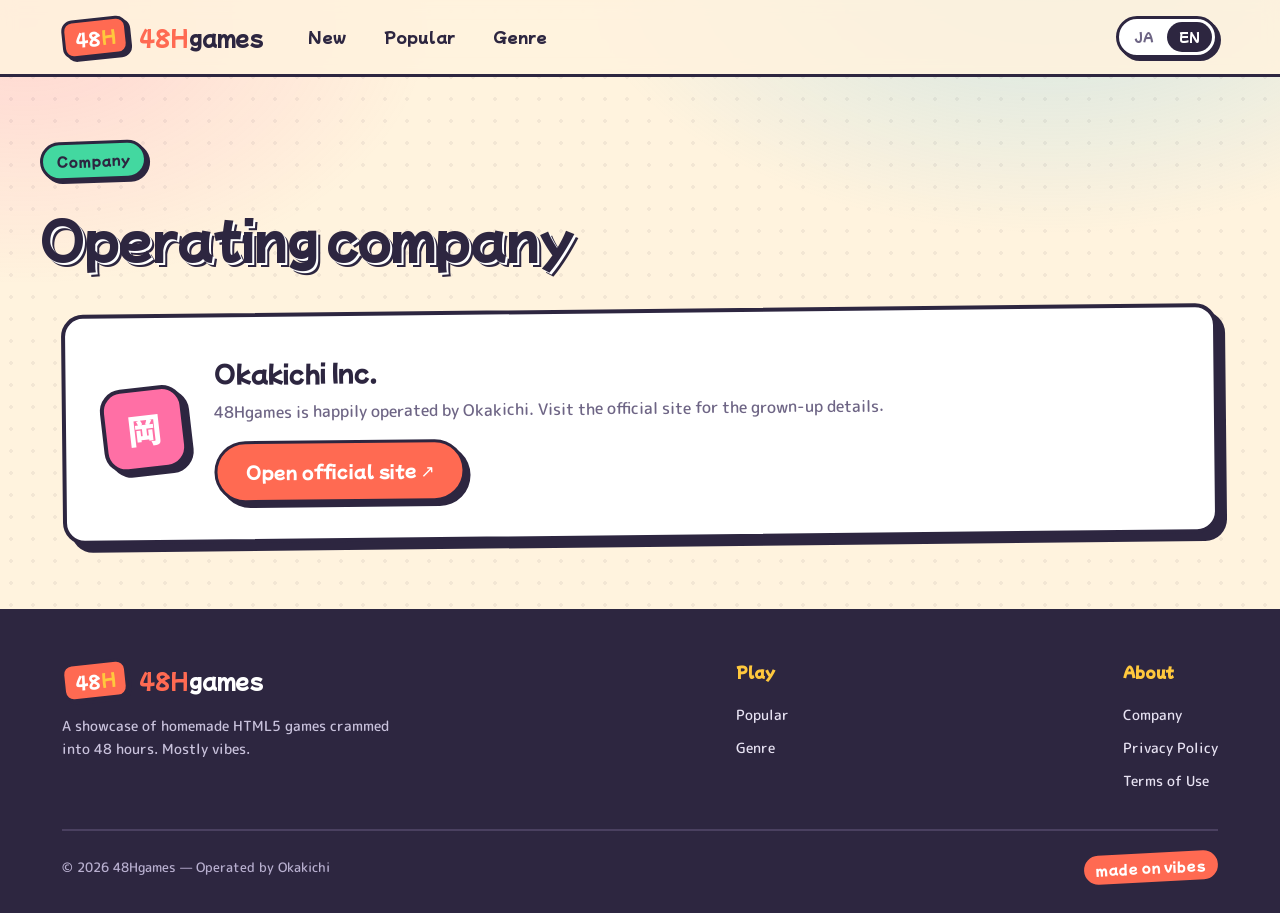
<file: company.html>
<!DOCTYPE html>
<html lang="ja">
<head>
  <meta charset="UTF-8">
  <meta name="viewport" content="width=device-width, initial-scale=1.0">
  <title>運営会社 — 48Hgames</title>
  <meta name="description" content="48Hgames の運営会社について。">
  <link rel="preconnect" href="https://fonts.googleapis.com">
  <link rel="preconnect" href="https://fonts.gstatic.com" crossorigin>
  <link href="https://fonts.googleapis.com/css2?family=Mochiy+Pop+One&family=M+PLUS+Rounded+1c:wght@400;500;700;800&display=swap" rel="stylesheet">
  <link rel="stylesheet" href="assets/css/style.css">
</head>
<body>
  <a class="skip" href="#main">Skip to content</a>

  <header class="site-header">
    <div class="wrap nav">
      <a class="brand" href="index.html">
        <span class="brand-mark">48<span>H</span></span>
        <span class="brand-name"><b>48H</b>games</span>
      </a>
      <nav class="nav-links" aria-label="Main">
        <a href="index.html#all" data-i18n="nav_new">新着</a>
        <a href="index.html#popular" data-i18n="nav_popular">人気</a>
        <a href="index.html#all" data-i18n="nav_genre">ジャンル</a>
      </nav>
      <div class="nav-right">
        <div class="lang-switch" role="group" aria-label="言語設定 / Language">
          <button data-lang-btn="ja">JA</button>
          <button data-lang-btn="en">EN</button>
        </div>
        <button class="nav-toggle" aria-label="Menu" aria-expanded="false">
          <svg viewBox="0 0 24 24" fill="none" stroke-width="2" stroke-linecap="round"><path d="M3 6h18M3 12h18M3 18h18"/></svg>
        </button>
      </div>
    </div>
    <div class="mobile-menu">
      <a href="index.html#all" data-i18n="nav_new">新着</a>
      <a href="index.html#popular" data-i18n="nav_popular">人気</a>
      <a href="index.html#all" data-i18n="nav_genre">ジャンル</a>
      <a href="company.html" data-i18n="nav_company">運営会社</a>
      <a href="privacy.html" data-i18n="nav_privacy">プライバシーポリシー</a>
      <a href="terms.html" data-i18n="nav_terms">利用規約</a>
      <div class="lang-switch" role="group" aria-label="言語設定 / Language">
        <button data-lang-btn="ja">JA</button>
        <button data-lang-btn="en">EN</button>
      </div>
    </div>
  </header>

  <main id="main">
    <section class="wrap page-hero">
      <div class="eyebrow" data-i18n="company_eyebrow">運営会社</div>
      <h1 data-i18n="company_title">運営会社</h1>
    </section>
    <div class="wrap">
      <div class="company-card">
        <div class="logo" aria-hidden="true">岡</div>
        <div>
          <h2 data-i18n="company_name">株式会社オカキチ</h2>
          <p data-i18n="company_desc">48Hgames を運営しています。会社の詳細は公式サイトをご覧ください。</p>
          <a class="btn btn-primary" href="https://okakichi.co.jp/" target="_blank" rel="noopener">
            <span data-i18n="company_visit">公式サイトを開く ↗</span>
          </a>
        </div>
      </div>
    </div>
  </main>

  <footer class="site-footer">
    <div class="wrap">
      <div class="footer-grid">
        <div class="footer-brand">
          <a class="brand" href="index.html">
            <span class="brand-mark">48<span>H</span></span>
            <span class="brand-name"><b>48H</b>games</span>
          </a>
          <p data-i18n="footer_about">48時間ゲームジャムから生まれた、自作HTML5ゲームのショーケース。</p>
        </div>
        <div class="footer-col">
          <h3 data-i18n="foot_explore">さがす</h3>
          <a href="index.html#popular" data-i18n="nav_popular">人気</a>
          <a href="index.html#all" data-i18n="nav_genre">ジャンル</a>
        </div>
        <div class="footer-col">
          <h3 data-i18n="foot_about">サイト情報</h3>
          <a href="company.html" data-i18n="nav_company">運営会社</a>
          <a href="privacy.html" data-i18n="nav_privacy">プライバシーポリシー</a>
          <a href="terms.html" data-i18n="nav_terms">利用規約</a>
        </div>
      </div>
      <div class="footer-bottom">
        <span data-i18n="rights">© 2026 48Hgames — Operated by Okakichi</span>
        <span class="stamp" data-i18n="stamp" aria-hidden="true">勢いで制作中</span>
      </div>
    </div>
  </footer>

  <script src="assets/js/games.js"></script>
  <script src="assets/js/common.js"></script>
</body>
</html>
</file>
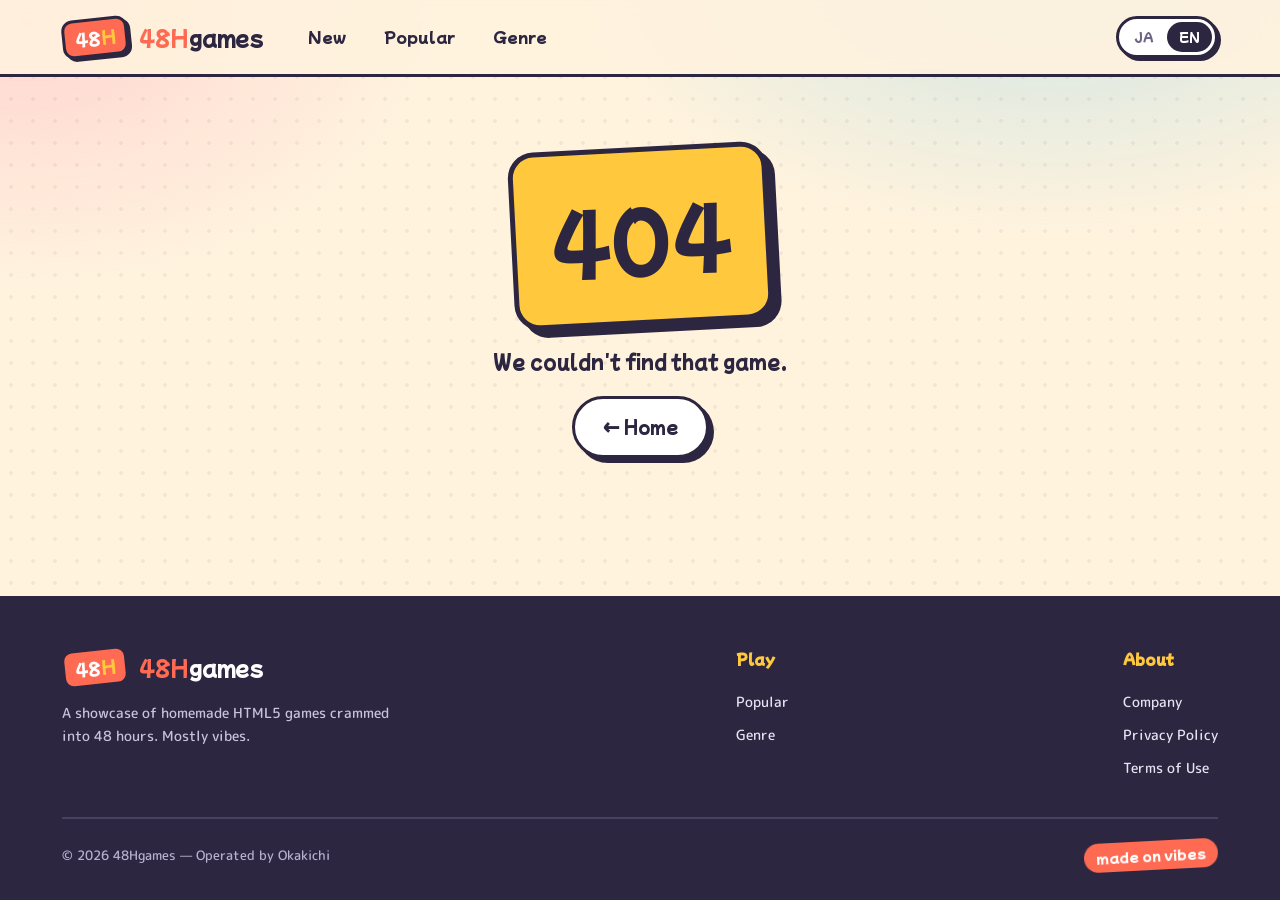
<file: game.html>
<!DOCTYPE html>
<html lang="ja">
<head>
  <meta charset="UTF-8">
  <meta name="viewport" content="width=device-width, initial-scale=1.0">
  <title>Game — 48Hgames</title>
  <meta name="description" content="48Hgames のゲーム詳細ページ。">
  <link rel="preconnect" href="https://fonts.googleapis.com">
  <link rel="preconnect" href="https://fonts.gstatic.com" crossorigin>
  <link href="https://fonts.googleapis.com/css2?family=Mochiy+Pop+One&family=M+PLUS+Rounded+1c:wght@400;500;700;800&display=swap" rel="stylesheet">
  <link rel="stylesheet" href="assets/css/style.css">
</head>
<body>
  <a class="skip" href="#main">Skip to content</a>

  <header class="site-header">
    <div class="wrap nav">
      <a class="brand" href="index.html">
        <span class="brand-mark">48<span>H</span></span>
        <span class="brand-name"><b>48H</b>games</span>
      </a>
      <nav class="nav-links" aria-label="Main">
        <a href="index.html#all" data-i18n="nav_new">新着</a>
        <a href="index.html#popular" data-i18n="nav_popular">人気</a>
        <a href="index.html#all" data-i18n="nav_genre">ジャンル</a>
      </nav>
      <div class="nav-right">
        <div class="lang-switch" role="group" aria-label="言語設定 / Language">
          <button data-lang-btn="ja">JA</button>
          <button data-lang-btn="en">EN</button>
        </div>
        <button class="nav-toggle" aria-label="Menu" aria-expanded="false">
          <svg viewBox="0 0 24 24" fill="none" stroke-width="2" stroke-linecap="round"><path d="M3 6h18M3 12h18M3 18h18"/></svg>
        </button>
      </div>
    </div>
    <div class="mobile-menu">
      <a href="index.html#all" data-i18n="nav_new">新着</a>
      <a href="index.html#popular" data-i18n="nav_popular">人気</a>
      <a href="index.html#all" data-i18n="nav_genre">ジャンル</a>
      <a href="company.html" data-i18n="nav_company">運営会社</a>
      <a href="privacy.html" data-i18n="nav_privacy">プライバシーポリシー</a>
      <a href="terms.html" data-i18n="nav_terms">利用規約</a>
      <div class="lang-switch" role="group" aria-label="言語設定 / Language">
        <button data-lang-btn="ja">JA</button>
        <button data-lang-btn="en">EN</button>
      </div>
    </div>
  </header>

  <main id="main">
    <div id="game-root"></div>
  </main>

  <footer class="site-footer">
    <div class="wrap">
      <div class="footer-grid">
        <div class="footer-brand">
          <a class="brand" href="index.html">
            <span class="brand-mark">48<span>H</span></span>
            <span class="brand-name"><b>48H</b>games</span>
          </a>
          <p data-i18n="footer_about">48時間ゲームジャムから生まれた、自作HTML5ゲームのショーケース。</p>
        </div>
        <div class="footer-col">
          <h3 data-i18n="foot_explore">さがす</h3>
          <a href="index.html#popular" data-i18n="nav_popular">人気</a>
          <a href="index.html#all" data-i18n="nav_genre">ジャンル</a>
        </div>
        <div class="footer-col">
          <h3 data-i18n="foot_about">サイト情報</h3>
          <a href="company.html" data-i18n="nav_company">運営会社</a>
          <a href="privacy.html" data-i18n="nav_privacy">プライバシーポリシー</a>
          <a href="terms.html" data-i18n="nav_terms">利用規約</a>
        </div>
      </div>
      <div class="footer-bottom">
        <span data-i18n="rights">© 2026 48Hgames — Operated by Okakichi</span>
        <span class="stamp" data-i18n="stamp" aria-hidden="true">勢いで制作中</span>
      </div>
    </div>
  </footer>

  <script src="assets/js/games.js"></script>
  <script src="assets/js/common.js"></script>
  <script src="assets/js/game.js"></script>
</body>
</html>
</file>
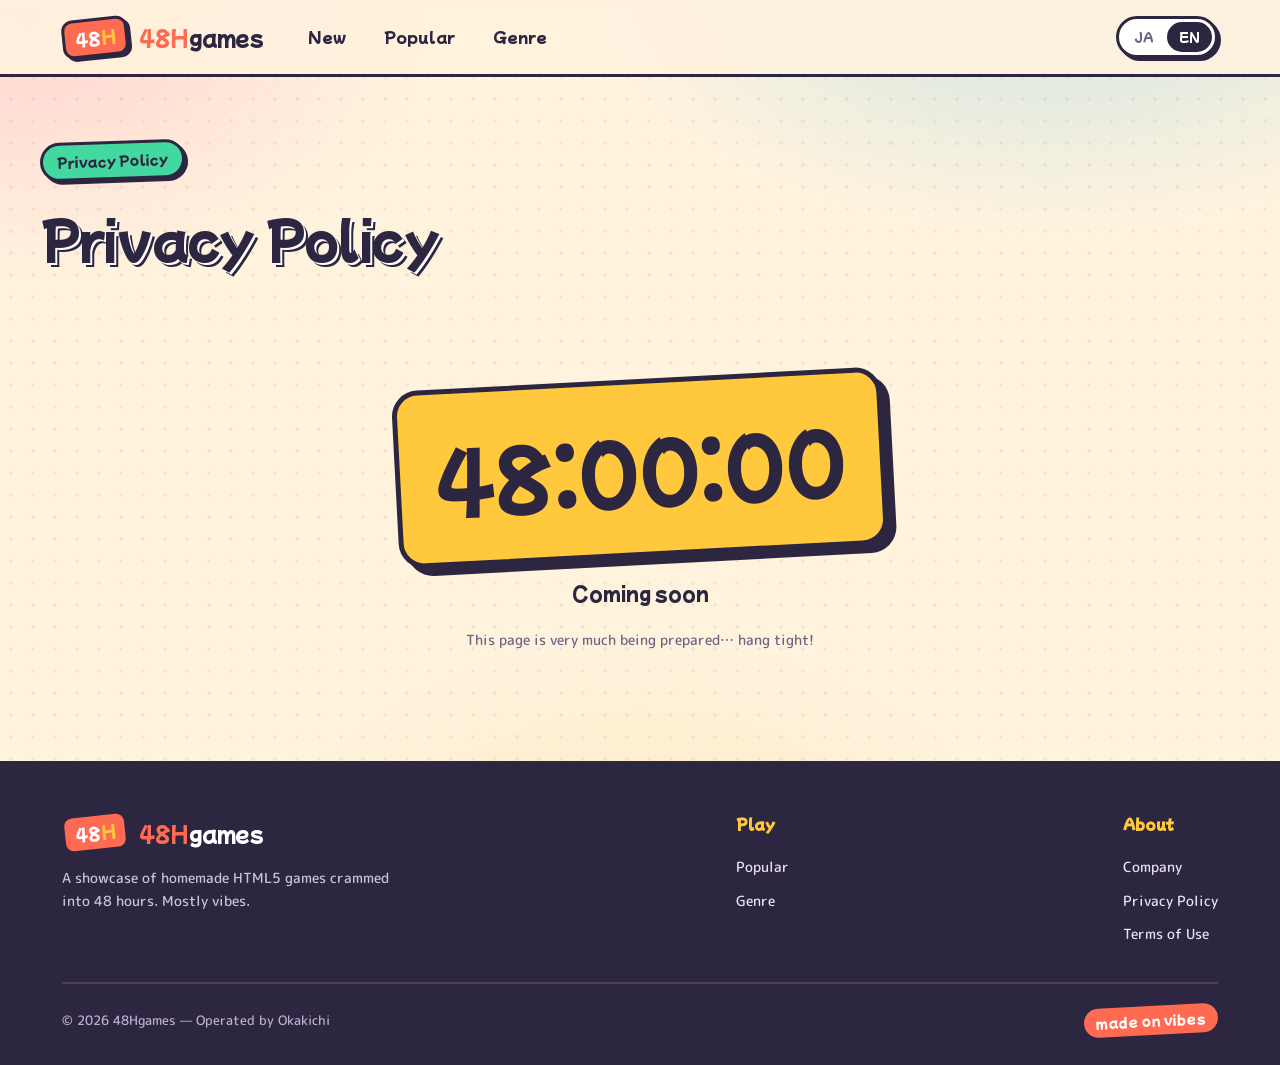
<file: privacy.html>
<!DOCTYPE html>
<html lang="ja">
<head>
  <meta charset="UTF-8">
  <meta name="viewport" content="width=device-width, initial-scale=1.0">
  <title>プライバシーポリシー — 48Hgames</title>
  <meta name="description" content="48Hgames のプライバシーポリシー。">
  <link rel="preconnect" href="https://fonts.googleapis.com">
  <link rel="preconnect" href="https://fonts.gstatic.com" crossorigin>
  <link href="https://fonts.googleapis.com/css2?family=Mochiy+Pop+One&family=M+PLUS+Rounded+1c:wght@400;500;700;800&display=swap" rel="stylesheet">
  <link rel="stylesheet" href="assets/css/style.css">
</head>
<body>
  <a class="skip" href="#main">Skip to content</a>

  <header class="site-header">
    <div class="wrap nav">
      <a class="brand" href="index.html">
        <span class="brand-mark">48<span>H</span></span>
        <span class="brand-name"><b>48H</b>games</span>
      </a>
      <nav class="nav-links" aria-label="Main">
        <a href="index.html#all" data-i18n="nav_new">新着</a>
        <a href="index.html#popular" data-i18n="nav_popular">人気</a>
        <a href="index.html#all" data-i18n="nav_genre">ジャンル</a>
      </nav>
      <div class="nav-right">
        <div class="lang-switch" role="group" aria-label="言語設定 / Language">
          <button data-lang-btn="ja">JA</button>
          <button data-lang-btn="en">EN</button>
        </div>
        <button class="nav-toggle" aria-label="Menu" aria-expanded="false">
          <svg viewBox="0 0 24 24" fill="none" stroke-width="2" stroke-linecap="round"><path d="M3 6h18M3 12h18M3 18h18"/></svg>
        </button>
      </div>
    </div>
    <div class="mobile-menu">
      <a href="index.html#all" data-i18n="nav_new">新着</a>
      <a href="index.html#popular" data-i18n="nav_popular">人気</a>
      <a href="index.html#all" data-i18n="nav_genre">ジャンル</a>
      <a href="company.html" data-i18n="nav_company">運営会社</a>
      <a href="privacy.html" data-i18n="nav_privacy">プライバシーポリシー</a>
      <a href="terms.html" data-i18n="nav_terms">利用規約</a>
      <div class="lang-switch" role="group" aria-label="言語設定 / Language">
        <button data-lang-btn="ja">JA</button>
        <button data-lang-btn="en">EN</button>
      </div>
    </div>
  </header>

  <main id="main">
    <section class="wrap page-hero">
      <div class="eyebrow" data-i18n="privacy_eyebrow">プライバシーポリシー</div>
      <h1 data-i18n="privacy_title">プライバシーポリシー</h1>
    </section>
    <div class="wrap">
      <div class="coming-soon">
        <div class="timer" aria-hidden="true">48:00:00</div>
        <p data-i18n="soon">更新予定</p>
        <p class="small" data-i18n="soon_note">このページは現在準備中です</p>
      </div>
    </div>
  </main>

  <footer class="site-footer">
    <div class="wrap">
      <div class="footer-grid">
        <div class="footer-brand">
          <a class="brand" href="index.html">
            <span class="brand-mark">48<span>H</span></span>
            <span class="brand-name"><b>48H</b>games</span>
          </a>
          <p data-i18n="footer_about">48時間ゲームジャムから生まれた、自作HTML5ゲームのショーケース。</p>
        </div>
        <div class="footer-col">
          <h3 data-i18n="foot_explore">さがす</h3>
          <a href="index.html#popular" data-i18n="nav_popular">人気</a>
          <a href="index.html#all" data-i18n="nav_genre">ジャンル</a>
        </div>
        <div class="footer-col">
          <h3 data-i18n="foot_about">サイト情報</h3>
          <a href="company.html" data-i18n="nav_company">運営会社</a>
          <a href="privacy.html" data-i18n="nav_privacy">プライバシーポリシー</a>
          <a href="terms.html" data-i18n="nav_terms">利用規約</a>
        </div>
      </div>
      <div class="footer-bottom">
        <span data-i18n="rights">© 2026 48Hgames — Operated by Okakichi</span>
        <span class="stamp" data-i18n="stamp" aria-hidden="true">勢いで制作中</span>
      </div>
    </div>
  </footer>

  <script src="assets/js/games.js"></script>
  <script src="assets/js/common.js"></script>
</body>
</html>
</file>
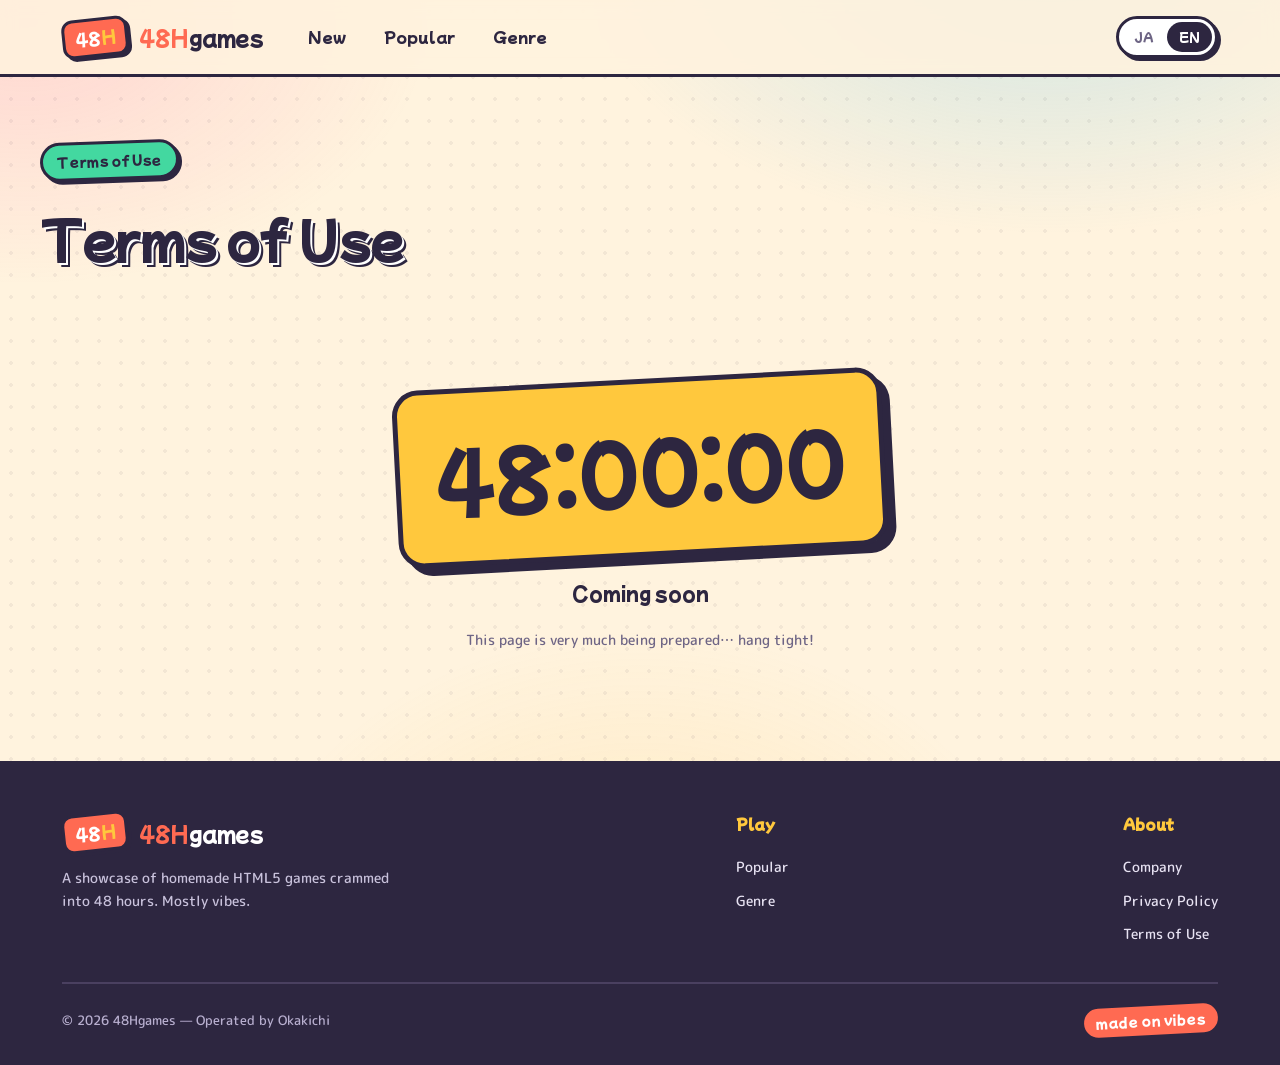
<file: terms.html>
<!DOCTYPE html>
<html lang="ja">
<head>
  <meta charset="UTF-8">
  <meta name="viewport" content="width=device-width, initial-scale=1.0">
  <title>利用規約 — 48Hgames</title>
  <meta name="description" content="48Hgames の利用規約。">
  <link rel="preconnect" href="https://fonts.googleapis.com">
  <link rel="preconnect" href="https://fonts.gstatic.com" crossorigin>
  <link href="https://fonts.googleapis.com/css2?family=Mochiy+Pop+One&family=M+PLUS+Rounded+1c:wght@400;500;700;800&display=swap" rel="stylesheet">
  <link rel="stylesheet" href="assets/css/style.css">
</head>
<body>
  <a class="skip" href="#main">Skip to content</a>

  <header class="site-header">
    <div class="wrap nav">
      <a class="brand" href="index.html">
        <span class="brand-mark">48<span>H</span></span>
        <span class="brand-name"><b>48H</b>games</span>
      </a>
      <nav class="nav-links" aria-label="Main">
        <a href="index.html#all" data-i18n="nav_new">新着</a>
        <a href="index.html#popular" data-i18n="nav_popular">人気</a>
        <a href="index.html#all" data-i18n="nav_genre">ジャンル</a>
      </nav>
      <div class="nav-right">
        <div class="lang-switch" role="group" aria-label="言語設定 / Language">
          <button data-lang-btn="ja">JA</button>
          <button data-lang-btn="en">EN</button>
        </div>
        <button class="nav-toggle" aria-label="Menu" aria-expanded="false">
          <svg viewBox="0 0 24 24" fill="none" stroke-width="2" stroke-linecap="round"><path d="M3 6h18M3 12h18M3 18h18"/></svg>
        </button>
      </div>
    </div>
    <div class="mobile-menu">
      <a href="index.html#all" data-i18n="nav_new">新着</a>
      <a href="index.html#popular" data-i18n="nav_popular">人気</a>
      <a href="index.html#all" data-i18n="nav_genre">ジャンル</a>
      <a href="company.html" data-i18n="nav_company">運営会社</a>
      <a href="privacy.html" data-i18n="nav_privacy">プライバシーポリシー</a>
      <a href="terms.html" data-i18n="nav_terms">利用規約</a>
      <div class="lang-switch" role="group" aria-label="言語設定 / Language">
        <button data-lang-btn="ja">JA</button>
        <button data-lang-btn="en">EN</button>
      </div>
    </div>
  </header>

  <main id="main">
    <section class="wrap page-hero">
      <div class="eyebrow" data-i18n="terms_eyebrow">利用規約</div>
      <h1 data-i18n="terms_title">利用規約</h1>
    </section>
    <div class="wrap">
      <div class="coming-soon">
        <div class="timer" aria-hidden="true">48:00:00</div>
        <p data-i18n="soon">更新予定</p>
        <p class="small" data-i18n="soon_note">このページは現在準備中です</p>
      </div>
    </div>
  </main>

  <footer class="site-footer">
    <div class="wrap">
      <div class="footer-grid">
        <div class="footer-brand">
          <a class="brand" href="index.html">
            <span class="brand-mark">48<span>H</span></span>
            <span class="brand-name"><b>48H</b>games</span>
          </a>
          <p data-i18n="footer_about">48時間ゲームジャムから生まれた、自作HTML5ゲームのショーケース。</p>
        </div>
        <div class="footer-col">
          <h3 data-i18n="foot_explore">さがす</h3>
          <a href="index.html#popular" data-i18n="nav_popular">人気</a>
          <a href="index.html#all" data-i18n="nav_genre">ジャンル</a>
        </div>
        <div class="footer-col">
          <h3 data-i18n="foot_about">サイト情報</h3>
          <a href="company.html" data-i18n="nav_company">運営会社</a>
          <a href="privacy.html" data-i18n="nav_privacy">プライバシーポリシー</a>
          <a href="terms.html" data-i18n="nav_terms">利用規約</a>
        </div>
      </div>
      <div class="footer-bottom">
        <span data-i18n="rights">© 2026 48Hgames — Operated by Okakichi</span>
        <span class="stamp" data-i18n="stamp" aria-hidden="true">勢いで制作中</span>
      </div>
    </div>
  </footer>

  <script src="assets/js/games.js"></script>
  <script src="assets/js/common.js"></script>
</body>
</html>
</file>
<file: assets/css/style.css>
/* =========================================================
   48Hgames — stylesheet
   Theme: Saturday-morning cartoon / comic sticker arcade
   ========================================================= */

:root {
  /* palette */
  --bg:        #FFF3DE;   /* warm cream paper */
  --bg-2:      #FFE9C7;
  --surface:   #FFFFFF;   /* cards */
  --surface-2: #FFF7EC;   /* inputs / hover */

  --ink:       #2D2640;   /* friendly near-black, outlines + text */
  --line:      #2D2640;   /* outlines are ink, and THICK */

  --pink:      #FF6FA5;
  --yellow:    #FFC83D;
  --blue:      #57C4F0;
  --mint:      #43D8A0;
  --coral:     #FF6A52;   /* primary CTA */
  --grape:     #8E7BFF;

  --text:      #2D2640;
  --text-dim:  #6E6585;
  --text-mute: #A79EBC;

  /* type */
  --display: "Mochiy Pop One", "Baloo 2", system-ui, sans-serif;
  --body:    "M PLUS Rounded 1c", system-ui, sans-serif;

  /* layout */
  --maxw: 1200px;
  --gap: 26px;
  --radius: 22px;
  --radius-sm: 14px;

  /* the comic sticker shadow (hard, no blur) */
  --pop: 5px 5px 0 var(--ink);
  --pop-lg: 8px 8px 0 var(--ink);
  --ease: cubic-bezier(.34,1.56,.5,1);  /* a little overshoot = bounce */
}

/* ---------- reset ---------- */
*, *::before, *::after { box-sizing: border-box; }
* { margin: 0; }
html { scroll-behavior: smooth; }
@media (prefers-reduced-motion: reduce) {
  html { scroll-behavior: auto; }
  *, *::before, *::after { animation-duration: .001ms !important; transition-duration: .001ms !important; }
}

body {
  font-family: var(--body);
  font-weight: 500;
  background: var(--bg);
  color: var(--text);
  line-height: 1.65;
  -webkit-font-smoothing: antialiased;
  min-height: 100vh;
  display: flex;
  flex-direction: column;
  overflow-x: hidden;
}

/* sunny pastel glows */
body::before {
  content: ""; position: fixed; inset: 0; z-index: -2; pointer-events: none;
  background:
    radial-gradient(800px 480px at 82% -6%, rgba(87,196,240,.30), transparent 60%),
    radial-gradient(700px 460px at 2% 2%, rgba(255,111,165,.22), transparent 58%),
    radial-gradient(700px 600px at 50% 110%, rgba(255,200,61,.22), transparent 60%);
}
/* halftone polka dots */
body::after {
  content: ""; position: fixed; inset: 0; z-index: -1; pointer-events: none;
  background-image: radial-gradient(rgba(45,38,64,.06) 1.6px, transparent 1.7px);
  background-size: 22px 22px;
}

a { color: inherit; text-decoration: none; }
img, svg, video { display: block; max-width: 100%; }
button { font: inherit; cursor: pointer; border: none; background: none; color: inherit; }
ul { list-style: none; padding: 0; }

.wrap { width: 100%; max-width: var(--maxw); margin-inline: auto; padding-inline: 22px; }

:focus-visible { outline: 3px solid var(--grape); outline-offset: 3px; border-radius: 6px; }

.skip {
  position: absolute; left: 12px; top: -60px; z-index: 100;
  background: var(--yellow); color: var(--ink);
  padding: 10px 16px; border-radius: 12px; font-weight: 800;
  border: 3px solid var(--ink); transition: top .2s var(--ease);
}
.skip:focus { top: 12px; }

/* =========================================================
   header / nav
   ========================================================= */
.site-header {
  position: sticky; top: 0; z-index: 50;
  background: color-mix(in srgb, var(--bg) 86%, transparent);
  backdrop-filter: blur(8px);
  border-bottom: 3px solid var(--ink);
}
.nav { display: flex; align-items: center; gap: 22px; height: 74px; }

.brand { display: flex; align-items: center; gap: 11px; flex-shrink: 0; }
.brand-mark {
  font-family: var(--display); font-size: 17px; line-height: 1;
  background: var(--coral); color: #fff;
  padding: 8px 10px; border-radius: 11px;
  border: 3px solid var(--ink); box-shadow: 3px 3px 0 var(--ink);
  transform: rotate(-6deg); transition: transform .25s var(--ease);
}
.brand:hover .brand-mark { transform: rotate(6deg) scale(1.05); }
.brand-mark span { color: var(--yellow); }
.brand-name { font-family: var(--display); font-size: 21px; letter-spacing: -.3px; }
.brand-name b { color: var(--coral); font-weight: inherit; }

.nav-links { display: flex; align-items: center; gap: 6px; margin-left: 6px; }
.nav-links a {
  font-family: var(--display); font-size: 15px; color: var(--text);
  padding: 8px 14px; border-radius: 999px; border: 2px solid transparent;
  transition: all .18s var(--ease);
}
.nav-links a:hover { background: #fff; border-color: var(--ink); transform: translateY(-2px); }
.nav-links a.is-active { color: var(--coral); }

.nav-right { margin-left: auto; display: flex; align-items: center; gap: 12px; }

.lang-switch {
  display: inline-flex; align-items: center; gap: 2px;
  border: 3px solid var(--ink); border-radius: 999px; padding: 3px;
  background: #fff; box-shadow: 3px 3px 0 var(--ink);
  font-family: var(--display); font-size: 12px;
}
.lang-switch button {
  padding: 5px 12px; border-radius: 999px; color: var(--text-dim);
  transition: all .15s var(--ease);
}
.lang-switch button[aria-pressed="true"] { background: var(--ink); color: #fff; }

.nav-toggle { display: none; }

/* =========================================================
   hero
   ========================================================= */
.hero { padding: 46px 0 14px; }
.hero-eyebrow {
  font-family: var(--display); font-size: 14px; color: var(--ink);
  background: var(--yellow); border: 3px solid var(--ink);
  box-shadow: 3px 3px 0 var(--ink);
  display: inline-flex; align-items: center; gap: 8px;
  padding: 7px 15px; border-radius: 999px; margin-bottom: 22px;
  transform: rotate(-2deg);
}
.hero-eyebrow::before {
  content: ""; width: 9px; height: 9px; border-radius: 50%;
  background: var(--coral); border: 2px solid var(--ink);
  animation: blink 1.6s steps(1) infinite;
}
@keyframes blink { 50% { background: var(--pink); } }

.hero-grid { display: grid; grid-template-columns: 1.05fr .95fr; gap: 40px; align-items: center; }
.hero-copy { position: relative; }
.hero-copy h1 {
  font-family: var(--display); font-weight: 400;
  font-size: clamp(36px, 5.4vw, 60px); line-height: 1.05;
  letter-spacing: -1px; margin-bottom: 16px;
  text-shadow: 3px 3px 0 #fff, 5px 5px 0 var(--ink);
}
.hero-copy .tagline {
  position: relative; color: var(--text); font-size: 17px;
  max-width: 42ch; margin-bottom: 22px;
  background: #fff; border: 3px solid var(--ink); border-radius: 18px;
  padding: 14px 18px; box-shadow: var(--pop);
}
.hero-copy .tagline::after { /* speech-bubble tail */
  content: ""; position: absolute; left: 34px; bottom: -16px;
  width: 22px; height: 22px; background: #fff;
  border-right: 3px solid var(--ink); border-bottom: 3px solid var(--ink);
  transform: rotate(45deg);
}
.hero-meta { display: flex; flex-wrap: wrap; gap: 10px; margin-bottom: 26px; }
.chip {
  font-family: var(--display); font-size: 12.5px;
  background: #fff; border: 3px solid var(--ink); color: var(--text);
  padding: 6px 13px; border-radius: 999px; box-shadow: 2px 2px 0 var(--ink);
}
.chip b { color: var(--coral); font-weight: inherit; }
.chip.jam { background: var(--yellow); }
.chip.jam b { color: var(--ink); }

.btn {
  display: inline-flex; align-items: center; gap: 10px;
  font-family: var(--display); font-size: 17px;
  padding: 14px 28px; border-radius: 999px;
  border: 3px solid var(--ink); box-shadow: var(--pop);
  transition: transform .14s var(--ease), box-shadow .14s var(--ease), background .18s;
}
.btn-primary { background: var(--coral); color: #fff; }
.btn-primary:hover { transform: translate(-2px,-2px); box-shadow: var(--pop-lg); }
.btn-primary:active { transform: translate(3px,3px); box-shadow: 2px 2px 0 var(--ink); }
.btn-primary svg { width: 16px; height: 16px; fill: #fff; }
.btn-ghost { background: #fff; color: var(--text); }
.btn-ghost:hover { transform: translate(-2px,-2px); box-shadow: var(--pop-lg); background: var(--yellow); }
.btn-ghost:active { transform: translate(3px,3px); box-shadow: 2px 2px 0 var(--ink); }
.hero-actions { display: flex; gap: 14px; flex-wrap: wrap; }

/* mascot */
.mascot {
  position: absolute; right: -6px; top: -54px; width: 96px; z-index: 2;
  animation: bob 3s ease-in-out infinite; transform-origin: bottom center;
}
@keyframes bob { 50% { transform: translateY(-9px) rotate(3deg); } }

/* featured media */
.hero-media {
  position: relative; border-radius: var(--radius); overflow: hidden;
  aspect-ratio: 16 / 11; border: 4px solid var(--ink); box-shadow: var(--pop-lg);
  transform: rotate(1.5deg); transition: transform .25s var(--ease);
}
.hero-media:hover { transform: rotate(-1deg); }
.hero-media .cover { width: 100%; height: 100%; object-fit: cover; }
.hero-media .scan {
  position: absolute; inset: 0; pointer-events: none;
  background-image: radial-gradient(rgba(45,38,64,.10) 1.5px, transparent 1.6px);
  background-size: 14px 14px; mix-blend-mode: multiply; opacity: .5;
}
.play-overlay { position: absolute; inset: 0; display: grid; place-items: center; }
.play-btn {
  width: 78px; height: 78px; border-radius: 50%;
  background: var(--yellow); border: 4px solid var(--ink); box-shadow: var(--pop);
  display: grid; place-items: center;
  transition: transform .18s var(--ease), background .18s;
}
.play-btn:hover { transform: scale(1.12) rotate(-6deg); background: var(--pink); }
.play-btn svg { width: 26px; height: 26px; margin-left: 4px; fill: var(--ink); }

/* starburst badge (NEW! / media tag) */
.media-tag, .card-new {
  font-family: var(--display); font-size: 12px; color: var(--ink);
  background: var(--yellow); padding: 10px 12px; font-weight: 400;
  border: 3px solid var(--ink);
  clip-path: polygon(50% 0,62% 16%,82% 8%,80% 30%,100% 38%,84% 50%,100% 62%,80% 70%,82% 92%,62% 84%,50% 100%,38% 84%,18% 92%,20% 70%,0 62%,16% 50%,0 38%,20% 30%,18% 8%,38% 16%);
  display: grid; place-items: center; line-height: 1;
  transform: rotate(-12deg);
}
.media-tag { position: absolute; top: 12px; left: 12px; width: 58px; height: 58px; }

/* =========================================================
   sections
   ========================================================= */
.section { padding: 50px 0; }
.section-head { display: flex; align-items: flex-end; justify-content: space-between; gap: 20px; margin-bottom: 30px; }
.section-head h2 {
  font-family: var(--display); font-weight: 400;
  font-size: clamp(24px, 3.4vw, 34px); letter-spacing: -.5px;
  display: flex; align-items: center; gap: 12px;
}
.section-head h2 .idx {
  font-size: 20px; background: var(--mint); color: var(--ink);
  border: 3px solid var(--ink); border-radius: 12px; box-shadow: 3px 3px 0 var(--ink);
  width: 44px; height: 44px; display: grid; place-items: center;
  transform: rotate(-5deg);
}
.section-head h2 .txt {
  background: linear-gradient(transparent 62%, var(--yellow) 62% 92%, transparent 92%);
  padding: 0 4px;
}
.section-sub { color: var(--text-dim); font-size: 14px; margin-top: 6px; }

/* genre filter chips */
.filters { display: flex; flex-wrap: wrap; gap: 11px; margin-bottom: 28px; }
.filter {
  font-family: var(--display); font-size: 14px; color: var(--text);
  padding: 9px 18px; border-radius: 999px;
  background: #fff; border: 3px solid var(--ink); box-shadow: 3px 3px 0 var(--ink);
  transition: all .14s var(--ease);
}
.filter:hover { transform: translate(-2px,-2px); box-shadow: 5px 5px 0 var(--ink); background: var(--blue); }
.filter[aria-pressed="true"] { background: var(--ink); color: #fff; box-shadow: 3px 3px 0 var(--coral); }

/* =========================================================
   game cards (wonky stickers)
   ========================================================= */
.card-grid { display: grid; grid-template-columns: repeat(auto-fill, minmax(230px, 1fr)); gap: var(--gap); }

.rail {
  display: grid; grid-auto-flow: column; grid-auto-columns: minmax(256px, 1fr);
  gap: var(--gap); overflow-x: auto; scroll-snap-type: x mandatory;
  padding: 8px 4px 14px; margin: -8px -4px -6px;
  scrollbar-width: thin; scrollbar-color: var(--ink) transparent;
}
.rail > * { scroll-snap-align: start; }
.rail::-webkit-scrollbar { height: 10px; }
.rail::-webkit-scrollbar-thumb { background: var(--ink); border-radius: 99px; }

.card {
  position: relative; background: var(--surface);
  border: 3px solid var(--ink); border-radius: var(--radius);
  box-shadow: var(--pop); overflow: hidden;
  display: flex; flex-direction: column;
  transition: transform .2s var(--ease), box-shadow .2s var(--ease);
}
.card-grid .card:nth-child(odd)  { transform: rotate(-1.1deg); }
.card-grid .card:nth-child(even) { transform: rotate(1deg); }
.card:hover { transform: rotate(0deg) translate(-3px,-4px) !important; box-shadow: var(--pop-lg); }

.card-thumb { position: relative; aspect-ratio: 16 / 10; overflow: hidden; border-bottom: 3px solid var(--ink); }
.card-thumb img { width: 100%; height: 100%; object-fit: cover; transition: transform .35s var(--ease); }
.card:hover .card-thumb img { transform: scale(1.06) rotate(-1deg); }
.card-rank {
  position: absolute; top: 10px; left: 10px;
  font-family: var(--display); font-size: 14px; color: var(--ink);
  background: var(--blue); border: 3px solid var(--ink); box-shadow: 2px 2px 0 var(--ink);
  padding: 3px 9px; border-radius: 999px; transform: rotate(-7deg);
}
.card-new { position: absolute; top: 8px; right: 8px; width: 50px; height: 50px; font-size: 11px; }
.card-body { padding: 15px 16px 17px; display: flex; flex-direction: column; gap: 7px; flex: 1; }
.card-genre { font-family: var(--display); font-size: 11px; color: #fff; background: var(--grape); align-self: flex-start; padding: 3px 9px; border-radius: 999px; border: 2px solid var(--ink); }
.card-title { font-family: var(--display); font-weight: 400; font-size: 18px; letter-spacing: -.3px; line-height: 1.25; }
.card-foot {
  margin-top: auto; padding-top: 10px;
  display: flex; align-items: center; justify-content: space-between;
  font-size: 13px; color: var(--text-dim); font-weight: 700;
}
.card-foot .plays { display: flex; align-items: center; gap: 5px; }
.card-foot .plays svg { width: 14px; height: 14px; fill: var(--text-dim); }
.card-play { font-family: var(--display); color: var(--coral); }
.card .stretch { position: absolute; inset: 0; z-index: 1; }
.card-body, .card-thumb { position: relative; z-index: 0; }

/* =========================================================
   game detail page
   ========================================================= */
.breadcrumb { font-family: var(--display); font-size: 13px; color: var(--text-dim); padding: 26px 0 0; display: flex; gap: 8px; align-items: center; }
.breadcrumb a:hover { color: var(--coral); }

.game-hero { padding: 22px 0 10px; display: grid; grid-template-columns: 1.1fr .9fr; gap: 40px; align-items: start; }
.game-cover { border-radius: var(--radius); overflow: hidden; border: 4px solid var(--ink); box-shadow: var(--pop-lg); aspect-ratio: 16/10; transform: rotate(-1.5deg); }
.game-cover img { width: 100%; height: 100%; object-fit: cover; }
.game-info h1 { font-family: var(--display); font-weight: 400; font-size: clamp(28px, 4.2vw, 46px); letter-spacing: -.8px; line-height: 1.08; margin-bottom: 12px; text-shadow: 2px 2px 0 #fff, 4px 4px 0 var(--ink); }
.game-info .tagline { color: var(--text-dim); font-size: 16px; margin-bottom: 18px; }
.game-info .hero-meta { margin-bottom: 24px; }

.detail-section { padding: 36px 0; border-top: 3px dashed var(--ink); }
.detail-section h2 { font-family: var(--display); font-weight: 400; font-size: 24px; letter-spacing: -.4px; margin-bottom: 18px; display: flex; align-items: center; gap: 11px; }
.detail-section h2 .dot { width: 16px; height: 16px; border-radius: 5px; background: var(--coral); border: 3px solid var(--ink); transform: rotate(12deg); }

.rules { color: var(--text-dim); max-width: 70ch; font-weight: 500; }
.rules p { margin-bottom: 12px; }
.shots { display: grid; grid-template-columns: repeat(auto-fill, minmax(270px,1fr)); gap: 18px; }
.shot { border-radius: var(--radius-sm); overflow: hidden; border: 3px solid var(--ink); box-shadow: var(--pop); background: #fff; }
.shot:nth-child(even) { transform: rotate(1.2deg); }
.shot:nth-child(odd) { transform: rotate(-1deg); }
.shot figcaption { font-family: var(--display); font-size: 12px; color: var(--text); padding: 11px 13px; border-top: 3px solid var(--ink); }

.video-frame { position: relative; border-radius: var(--radius); overflow: hidden; border: 4px solid var(--ink); box-shadow: var(--pop-lg); aspect-ratio: 16/9; background: var(--bg-2); }
.video-frame img { width: 100%; height: 100%; object-fit: cover; }

.share { display: flex; gap: 13px; flex-wrap: wrap; }
.share a {
  display: inline-flex; align-items: center; gap: 9px;
  font-family: var(--display); font-size: 14px;
  border: 3px solid var(--ink); border-radius: 999px; box-shadow: var(--pop);
  padding: 11px 19px; color: var(--text); background: #fff;
  transition: all .14s var(--ease);
}
.share a:hover { transform: translate(-2px,-2px); box-shadow: var(--pop-lg); }
.share a svg { width: 18px; height: 18px; fill: currentColor; }
.share a.facebook:hover { background: #5B7FD4; color: #fff; }
.share a.x:hover { background: var(--ink); color: #fff; }
.share a.instagram:hover { background: var(--pink); color: #fff; }

/* =========================================================
   simple text pages
   ========================================================= */
.page-hero { padding: 64px 0 30px; }
.page-hero .eyebrow {
  font-family: var(--display); font-size: 13px; color: var(--ink);
  background: var(--mint); border: 3px solid var(--ink); box-shadow: 3px 3px 0 var(--ink);
  display: inline-block; padding: 6px 14px; border-radius: 999px; margin-bottom: 16px;
  transform: rotate(-2deg);
}
.page-hero h1 { font-family: var(--display); font-weight: 400; font-size: clamp(30px, 5vw, 50px); letter-spacing: -.8px; text-shadow: 2px 2px 0 #fff, 4px 4px 0 var(--ink); }
.prose { color: var(--text-dim); max-width: 70ch; padding-bottom: 70px; font-weight: 500; }
.prose p { margin-bottom: 16px; }
.prose h2 { font-family: var(--display); color: var(--text); font-size: 20px; margin: 28px 0 12px; }
.prose a { color: var(--coral); text-decoration: underline; }

.coming-soon { display: grid; place-items: center; gap: 20px; text-align: center; padding: 70px 0 110px; }
.coming-soon .timer {
  font-family: var(--display); font-size: clamp(36px, 8vw, 80px); color: var(--ink);
  background: var(--yellow); border: 5px solid var(--ink); box-shadow: var(--pop-lg);
  padding: 18px 34px; border-radius: 26px; transform: rotate(-3deg);
}
.coming-soon p { color: var(--text); font-size: 19px; font-family: var(--display); }
.coming-soon .small { font-size: 14px; color: var(--text-dim); font-family: var(--body); }

.company-card {
  background: var(--surface); border: 4px solid var(--ink); box-shadow: var(--pop-lg);
  border-radius: var(--radius); padding: 36px;
  display: flex; gap: 28px; align-items: center; flex-wrap: wrap; margin-bottom: 70px;
  transform: rotate(-.6deg);
}
.company-card .logo {
  width: 84px; height: 84px; border-radius: 22px; flex-shrink: 0;
  display: grid; place-items: center; font-family: var(--display); font-size: 34px;
  background: var(--pink); color: #fff; border: 4px solid var(--ink); box-shadow: var(--pop);
  transform: rotate(-6deg);
}
.company-card h2 { font-family: var(--display); font-weight: 400; font-size: 24px; margin-bottom: 6px; }
.company-card p { color: var(--text-dim); margin-bottom: 16px; font-weight: 500; }

/* =========================================================
   footer
   ========================================================= */
.site-footer { margin-top: auto; border-top: 4px solid var(--ink); background: var(--ink); color: #FFF3DE; padding: 48px 0 30px; }
.site-footer .brand-name { color: #fff; }
.footer-grid { display: flex; justify-content: space-between; gap: 40px; flex-wrap: wrap; margin-bottom: 32px; }
.footer-brand { max-width: 340px; }
.footer-brand p { color: #C9C2DC; font-size: 14px; margin-top: 14px; font-weight: 500; }
.footer-col h3 { font-family: var(--display); font-size: 14px; color: var(--yellow); margin-bottom: 14px; }
.footer-col a { display: block; color: #E7E2F2; font-size: 14px; padding: 5px 0; font-weight: 500; transition: color .15s var(--ease), transform .15s var(--ease); }
.footer-col a:hover { color: var(--pink); transform: translateX(4px); }
.footer-bottom { display: flex; justify-content: space-between; align-items: center; flex-wrap: wrap; gap: 12px; border-top: 2px solid #4a4060; padding-top: 22px; font-size: 13px; color: #B8AFCF; font-weight: 500; }
.footer-bottom .stamp { font-family: var(--display); background: var(--coral); color: #fff; padding: 4px 12px; border-radius: 999px; transform: rotate(-3deg); }

/* =========================================================
   responsive
   ========================================================= */
@media (max-width: 860px) {
  .hero-grid, .game-hero { grid-template-columns: 1fr; gap: 28px; }
  .game-hero .game-cover { order: -1; }
  .mascot { width: 72px; top: -44px; right: 4px; }
  .nav-links, .nav-right .lang-switch { display: none; }
  .nav-toggle {
    display: inline-grid; place-items: center; margin-left: auto;
    width: 46px; height: 46px; border-radius: 12px; background: #fff;
    border: 3px solid var(--ink); box-shadow: 3px 3px 0 var(--ink);
  }
  .nav-toggle svg { width: 22px; height: 22px; stroke: var(--ink); }
  .mobile-menu { display: none; border-top: 3px solid var(--ink); padding: 12px 22px 20px; background: var(--bg-2); }
  .mobile-menu.open { display: block; }
  .mobile-menu a { display: block; font-family: var(--display); padding: 12px 4px; color: var(--text); border-bottom: 2px dashed var(--ink); }
  .mobile-menu a:last-of-type { border-bottom: none; }
  .mobile-menu .lang-switch { display: inline-flex; margin-top: 14px; }
}
@media (min-width: 861px) { .mobile-menu { display: none !important; } }

@media (max-width: 520px) {
  .wrap { padding-inline: 16px; }
  .section { padding: 38px 0; }
  .card-grid { grid-template-columns: repeat(auto-fill, minmax(155px, 1fr)); gap: 16px; }
  .company-card { padding: 26px; }
  .hero-copy h1 { text-shadow: 2px 2px 0 #fff, 3px 3px 0 var(--ink); }
}

/* reveal on load (opacity only — rotation/transform is owned by the card rules) */
.reveal { opacity: 0; }
.reveal.in { opacity: 1; transition: opacity .55s ease; }
</file>
